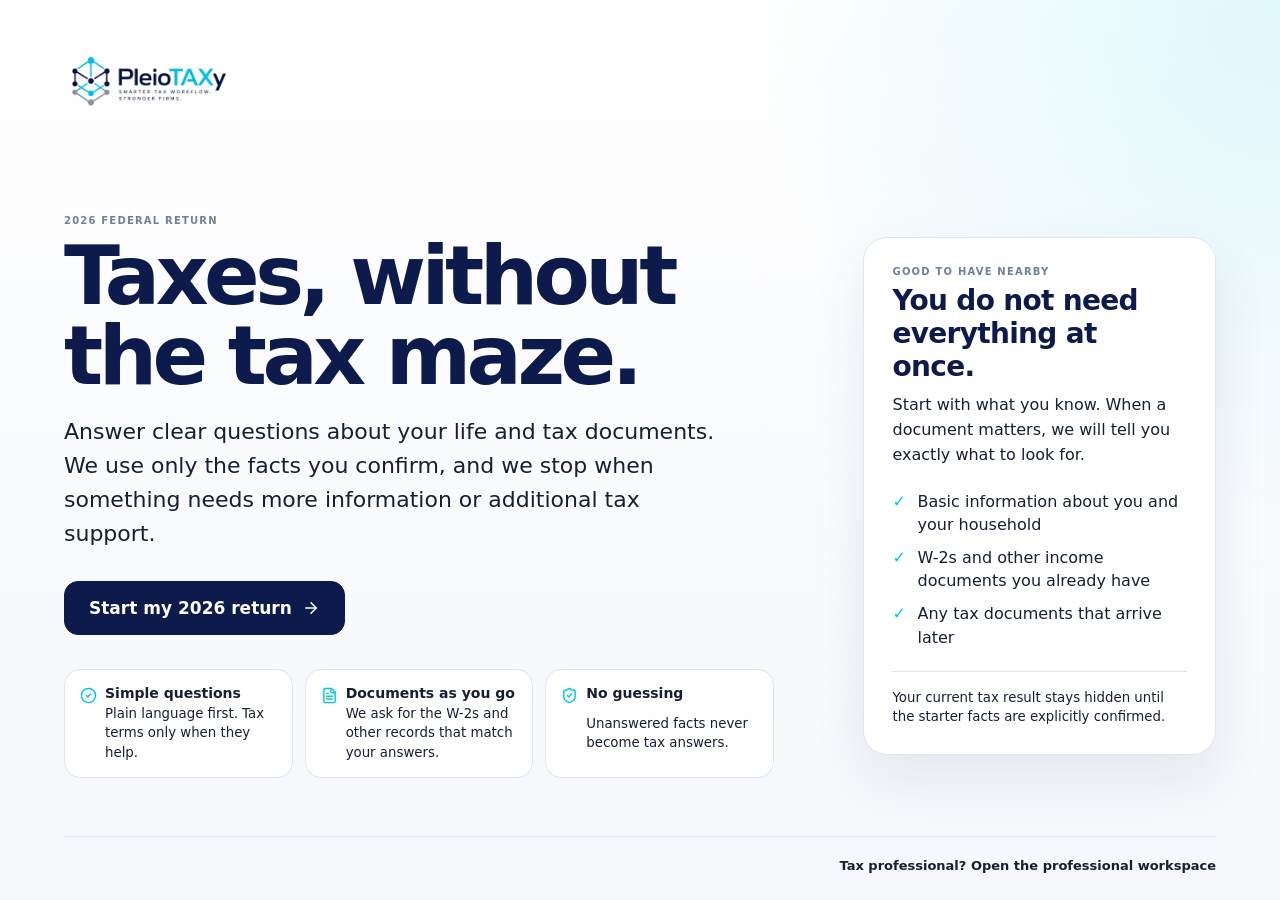
<file: index.html>
<!doctype html>
<html lang="en">
  <head>
    <meta charset="UTF-8" />
    <meta name="viewport" content="width=device-width, initial-scale=1.0, viewport-fit=cover" />
    <meta name="theme-color" content="#0D1B4C" />
    <meta name="description" content="PleioTAXy professional tax software for modern tax firms." />

    <link rel="canonical" href="https://pleiotaxy.com/" />
    <link rel="icon" type="image/png" href="./brand-icon-tight.png" />
    <link rel="icon" type="image/svg+xml" href="./brand-icon.svg" />
    <link rel="apple-touch-icon" sizes="180x180" href="./apple-touch-icon.png" />

    <meta property="og:type" content="website" />
    <meta property="og:site_name" content="PleioTAXy" />
    <meta property="og:title" content="PleioTAXy — Professional Tax Software" />
    <meta property="og:description" content="Professional tax software for modern tax firms — prepare, review, operate, and grow in one system." />
    <meta property="og:url" content="https://pleiotaxy.com/" />
    <meta property="og:image" content="https://pleiotaxy.com/social%20share/Pleiotaxy%20social%20share%203.png" />
    <meta property="og:image:secure_url" content="https://pleiotaxy.com/social%20share/Pleiotaxy%20social%20share%203.png" />
    <meta property="og:image:type" content="image/png" />
    <meta property="og:image:width" content="1200" />
    <meta property="og:image:height" content="630" />
    <meta property="og:image:alt" content="PleioTAXy professional tax platform" />

    <meta name="twitter:card" content="summary_large_image" />
    <meta name="twitter:title" content="PleioTAXy — Professional Tax Software" />
    <meta name="twitter:description" content="Professional tax software for modern tax firms — prepare, review, operate, and grow in one system." />
    <meta name="twitter:image" content="https://pleiotaxy.com/social%20share/Pleiotaxy%20social%20share%203.png" />
    <meta name="twitter:image:alt" content="PleioTAXy professional tax platform" />

    <title>PleioTAXy — Professional Tax Software</title>
    <script type="module" crossorigin src="./assets/index-B8t_Lj0_.js"></script>
    <link rel="stylesheet" crossorigin href="./assets/index-ByRGy0_h.css">
  </head>
  <body>
    <div id="root"></div>
  </body>
</html>
</file>
<file: assets/index-ByRGy0_h.css>
:root{color:#10234f;font-synthesis:none;text-rendering:optimizelegibility;--navy:#0d1b4c;--indigo:#15336f;--cyan:#00c6e6;--cyan-soft:#e9fbff;--slate:#67738a;--line:#dfe6ef;--panel:#fff;--bg:#f5f8fc;--red:#c43a45;--red-soft:#fff1f2;--amber:#b57216;--amber-soft:#fff8e8;--green:#18775a;--green-soft:#eaf8f2;background:#f5f8fc;font-family:Inter,ui-sans-serif,system-ui,-apple-system,BlinkMacSystemFont,Segoe UI,sans-serif}*{box-sizing:border-box}body{background:var(--bg);min-width:1180px;min-height:100vh;margin:0}button,input{font:inherit}button{cursor:pointer}button:disabled{cursor:not-allowed;opacity:.5}.app-shell{grid-template-columns:230px 1fr;min-height:100vh;display:grid}.sidebar{background:var(--navy);color:#fff;flex-direction:column;width:230px;padding:26px 18px;display:flex;position:fixed;inset:0 auto 0 0}.brand{align-items:center;gap:11px;padding:0 8px 28px;display:flex}.brand-mark{width:34px;height:34px;color:var(--navy);background:linear-gradient(135deg, #c6f9ff, var(--cyan));border-radius:10px;place-items:center;font-weight:800;display:grid}.brand-name{letter-spacing:-.03em;font-size:20px;font-weight:800}.brand-name span{color:var(--cyan)}nav{gap:6px;display:grid}.nav-item{color:#c8d2ea;text-align:left;background:0 0;border:0;border-radius:9px;align-items:center;gap:11px;padding:11px 12px;display:flex}.nav-item.active{color:#fff;background:#173068}.nav-item.muted{opacity:.55}.sidebar-note{background:#ffffff0d;border:1px solid #ffffff1f;border-radius:12px;margin-top:auto;padding:16px}.sidebar-note p{color:#aebbd6;margin:7px 0 0;font-size:12px;line-height:1.5}.main{grid-column:2;min-width:0}.prototype-banner{color:#6b4b08;background:#fff6dc;border-bottom:1px solid #f0dfad;align-items:center;gap:8px;min-height:38px;padding:8px 30px;font-size:12px;display:flex}.topbar{border-bottom:1px solid var(--line);z-index:10;background:#fff;justify-content:space-between;align-items:center;height:64px;padding:0 30px;display:flex;position:sticky;top:0}.search{color:#8a95a9;background:#f7f9fc;border:1px solid #e4eaf2;border-radius:9px;align-items:center;gap:9px;width:360px;padding:9px 13px;font-size:13px;display:flex}.top-actions{color:#68748a;align-items:center;gap:10px;font-size:12px;display:flex}.status-dot{background:var(--cyan);border-radius:50%;width:8px;height:8px}.avatar{background:var(--navy);color:#fff;border-radius:50%;place-items:center;width:32px;height:32px;margin-left:10px;font-size:11px;font-weight:700;display:grid}.page{padding:34px 36px 54px}.page-heading,.return-header{justify-content:space-between;align-items:flex-end;gap:24px;margin-bottom:28px;display:flex}h1{letter-spacing:-.035em;color:var(--navy);margin:5px 0 8px;font-size:34px;line-height:1.05}h2{color:var(--navy);letter-spacing:-.025em;margin:5px 0 8px}h3{color:var(--navy);margin:4px 0}p{color:var(--slate);line-height:1.55}.page-heading p,.return-header p{margin:0;font-size:14px}.eyebrow{color:#70809c;text-transform:uppercase;letter-spacing:.12em;font-size:10px;font-weight:800;display:block}.primary,.secondary{border-radius:9px;justify-content:center;align-items:center;gap:8px;min-height:40px;padding:0 15px;font-size:13px;font-weight:700;display:inline-flex}.primary{color:#fff;border:1px solid var(--navy);background:var(--navy)}.primary:hover:not(:disabled){background:#173375}.secondary{color:var(--navy);background:#fff;border:1px solid #ccd6e4}.full{width:100%;margin-top:15px}.text-button{color:#176c98;background:0 0;border:0;padding:0;font-size:12px;font-weight:800}.stat-grid{grid-template-columns:repeat(4,1fr);gap:14px;margin-bottom:18px;display:grid}.stat-card,.panel,.form-card,.summary-card,.diagnostic-card{border:1px solid var(--line);background:#fff;border-radius:13px;box-shadow:0 8px 28px #1f32580a}.stat-card{gap:5px;padding:19px;display:grid}.stat-card span{color:#69758b;font-size:12px;font-weight:700}.stat-card strong{color:var(--navy);font-size:29px}.stat-card small{color:#9aa4b5}.content-grid{grid-template-columns:minmax(650px,1.7fr) minmax(320px,.8fr);gap:18px;display:grid}.panel{padding:22px}.panel-heading{justify-content:space-between;align-items:center;margin-bottom:12px;display:flex}.panel-heading.compact{margin-bottom:6px}.return-row{width:100%;color:inherit;text-align:left;background:0 0;border:0;border-top:1px solid #edf0f5;grid-template-columns:42px 1fr auto 100px 18px;align-items:center;gap:13px;padding:15px 3px;display:grid}.return-row:hover:not(.static){background:#f9fbfd}.return-row div:nth-child(2){gap:3px;display:grid}.return-row div:nth-child(2) span{color:#8792a6;font-size:11px}.client-icon{background:var(--cyan-soft);color:#087a91;border-radius:10px;place-items:center;width:37px;height:37px;display:grid}.pill{color:#53617a;white-space:nowrap;background:#eef2f8;border-radius:999px;align-items:center;padding:6px 9px;font-size:10px;font-weight:800;display:inline-flex}.pill.warning{background:var(--amber-soft);color:var(--amber)}.pill.success{background:var(--green-soft);color:var(--green)}.amount{text-align:right;font-weight:800}.amount span{color:#9aa4b5;margin-top:2px;font-size:10px;font-weight:600;display:block}.insight-panel{color:#fff;background:linear-gradient(155deg,#0d1b4c,#15336f)}.insight-panel h2{color:#fff;font-size:25px}.insight-panel p{color:#b7c6e0;font-size:13px}.insight{border-top:1px solid #ffffff1f;align-items:center;gap:12px;padding:14px 0;display:flex}.insight div{gap:3px;display:grid}.insight span{color:#a9b8d2;font-size:11px}.header-actions{align-items:center;gap:9px;display:flex}.workspace{grid-template-columns:190px minmax(500px,1fr) 345px;align-items:start;gap:18px;display:grid}.section-nav{border:1px solid var(--line);background:#fff;border-radius:12px;padding:13px 9px;position:sticky;top:118px}.section-title{text-transform:uppercase;letter-spacing:.12em;color:#8994a7;padding:8px 10px;font-size:10px;font-weight:800;display:block}.section-link{color:#5f6c82;text-align:left;background:0 0;border:0;border-radius:8px;justify-content:space-between;align-items:center;width:100%;padding:10px;font-size:12px;display:flex}.section-link.active{background:var(--cyan-soft);color:#075a6a;font-weight:800}.editor-column{min-width:0}.editor-heading{color:#0f8fa9;background:linear-gradient(145deg,#f8fdff,#edf9fc);border:1px solid #d8eef2;border-radius:13px;justify-content:space-between;align-items:flex-start;margin-bottom:14px;padding:22px;display:flex}.editor-heading h2{margin-bottom:4px;font-size:24px}.editor-heading p{max-width:580px;margin:0;font-size:12px}.form-card{padding:0;overflow:hidden}.form-card-heading{border-bottom:1px solid var(--line);justify-content:space-between;align-items:center;padding:17px 19px;display:flex}.form-card-heading>div{gap:3px;display:grid}.form-card-heading span{color:#909aac;font-size:10px}.source-badge{border:1px solid #d9e1eb;border-radius:7px;padding:5px 7px}.form-grid{grid-template-columns:1fr 1fr;gap:16px;padding:20px;display:grid}label{color:#66748a;gap:7px;font-size:11px;font-weight:700;display:grid}input{color:var(--navy);background:#fff;border:1px solid #cfd8e5;border-radius:8px;outline:0;padding:11px 12px;font-size:13px}input:focus{border-color:#4facc0;box-shadow:0 0 0 3px #e8f8fb}input.field-error{background:snow;border-color:#d15d67}.prototype-callout{color:#52657f;background:#fbfcfe;border:1px solid #d8e1ed;border-radius:11px;gap:11px;margin-top:14px;padding:14px;display:flex}.prototype-callout div{gap:4px;display:grid}.prototype-callout span{font-size:11px;line-height:1.5}.right-rail{gap:14px;display:grid;position:sticky;top:118px}.summary-card,.diagnostic-card{padding:18px}.summary-hero{border-bottom:1px solid var(--line);gap:3px;padding:18px 0 16px;display:grid}.summary-hero span{color:#738097;font-size:11px}.summary-hero strong{color:var(--navy);font-size:32px}.summary-line{border-bottom:1px solid #eff2f6;justify-content:space-between;gap:12px;padding:10px 0;font-size:11px;display:flex}.summary-line span{color:#758197}.trace{background:#f7fafd;border-radius:9px;margin-top:12px;padding:8px 10px}.trace-node{border-bottom:1px solid #e8edf3;justify-content:space-between;gap:12px;padding:8px 0;display:flex}.trace-node:last-child{border-bottom:0}.trace-node div{gap:2px;display:grid}.trace-node strong{font-size:10px}.trace-node span{color:#9aa5b8;font-family:ui-monospace,SFMono-Regular,Menlo,monospace;font-size:8px}.trace-node b{font-size:10px}.diagnostic{border-radius:9px;align-items:flex-start;gap:10px;margin-top:9px;padding:12px;display:flex}.diagnostic.error{background:var(--red-soft);color:var(--red)}.diagnostic.warning{background:var(--amber-soft);color:var(--amber)}.diagnostic.info{color:#286493;background:#edf6ff}.diagnostic div{flex:1}.diagnostic strong{font-size:11px}.diagnostic p{color:inherit;opacity:.8;margin:4px 0 6px;font-size:10px;line-height:1.45}.review-grid{grid-template-columns:1fr 1fr;gap:18px;display:grid}.review-summary{grid-template-columns:repeat(3,1fr);gap:10px;margin:18px 0;display:grid}.review-summary div{border:1px solid var(--line);border-radius:10px;gap:5px;padding:14px;display:grid}.review-summary span{color:#8a95a7;font-size:10px}.review-summary strong{color:var(--navy)}.change-card{border-left:3px solid var(--cyan);background:#f7fafc;border-radius:10px;padding:15px}.change-card p{margin:5px 0 0;font-size:11px}@media (width<=1250px){body{min-width:1050px}.workspace{grid-template-columns:170px minmax(420px,1fr) 310px}.content-grid{grid-template-columns:1fr}}.page{max-width:1500px}.operations-heading{align-items:flex-end;margin-bottom:18px}.operations-heading h1{margin-bottom:6px;font-size:32px}.operations-heading p{max-width:720px}.compact-action{min-height:38px}.ops-kpi-strip{border:1px solid var(--line);background:#fff;border-radius:11px;grid-template-columns:repeat(4,minmax(0,1fr));margin-bottom:16px;display:grid;overflow:hidden}.ops-kpi{border-right:1px solid var(--line);grid-template-columns:minmax(0,1fr) auto;gap:2px 10px;min-width:0;padding:13px 15px;display:grid}.ops-kpi:last-child{border-right:0}.ops-kpi span{color:#66748a;font-size:11px;font-weight:750}.ops-kpi strong{color:var(--navy);letter-spacing:-.035em;grid-area:1/2/3;align-self:center;font-size:23px}.ops-kpi small{color:#98a2b3;font-size:10px}.dashboard-workspace{grid-template-columns:minmax(0,1.05fr) minmax(0,1fr);gap:16px;display:grid}.priority-panel,.queue-panel{box-shadow:none;padding:18px}.panel-meta{color:#8994a7;font-size:10px;font-weight:750}.priority-list{border-top:1px solid var(--line)}.priority-row{width:100%;color:inherit;text-align:left;background:0 0;border:0;border-bottom:1px solid #edf0f5;grid-template-columns:4px minmax(0,1fr) auto;align-items:stretch;gap:12px;padding:14px 0;display:grid}.priority-row:last-child{border-bottom:0}.priority-row:hover{background:#fbfcfe}.priority-marker{background:var(--red);border-radius:999px;width:3px;min-height:44px}.priority-row.review .priority-marker{background:var(--amber)}.priority-row.readiness .priority-marker{background:#009ab7}.priority-copy{align-content:center;gap:3px;display:grid}.priority-copy small{color:#7b879a;letter-spacing:.08em;text-transform:uppercase;font-size:9px;font-weight:800}.priority-copy strong{color:var(--navy);font-size:14px;line-height:1.25}.priority-copy span{color:var(--slate);font-size:11px;line-height:1.4}.priority-action{color:#176c98;white-space:nowrap;align-self:center;align-items:center;gap:4px;font-size:11px;font-weight:800;display:inline-flex}.row-state{color:#8691a5;font-size:10px;font-weight:700}.operations-note{border-top:1px solid var(--line);border-bottom:1px solid var(--line);color:#66748a;align-items:center;gap:9px;margin-top:14px;padding:11px 13px;font-size:11px;display:flex}.operations-note strong{color:var(--navy)}.operations-note svg:last-child{color:#1783a0;margin-left:auto}html,body,#root{width:100%;min-width:0;overflow-x:hidden}body{min-width:0}img{max-width:100%}.brand-row{justify-content:space-between;align-items:center;gap:10px;padding:0 4px 26px;display:flex}.dark-brand{flex:1;align-items:center;gap:10px;min-width:0;display:flex}.dark-brand-icon{object-fit:contain;flex:none;width:48px;height:48px}.light-brand{align-items:center;gap:8px;min-width:0;display:flex}.light-brand-icon{object-fit:contain;flex:none;width:38px;height:38px;display:block}.light-brand-wordmark{object-fit:contain;object-position:left center;width:169px;max-width:none;height:auto;display:block}.icon-button{color:inherit;background:0 0;border:0;border-radius:8px;place-items:center;padding:7px;display:inline-grid}.icon-button:hover{background:#0d1b4c0f}.mobile-branding,.mobile-bottom-nav{display:none}@media (width<=1180px){.app-shell{grid-template-columns:210px minmax(0,1fr)}.sidebar{width:210px}.dark-brand{gap:7px}.dark-brand-icon{width:40px;height:40px}.dark-brand-name{font-size:24px}.workspace{grid-template-columns:160px minmax(0,1fr)}.right-rail{grid-column:2;grid-template-columns:1fr 1fr;position:static}.content-grid,.dashboard-workspace{grid-template-columns:1fr}}@media (width<=820px){.app-shell{width:100%;min-height:100vh;display:block;overflow-x:clip}.main{width:100%;min-width:0;min-height:100vh;padding-bottom:calc(70px + env(safe-area-inset-bottom));overflow-x:clip}.sidebar{display:none}.topbar{gap:8px;width:100%;height:64px;padding:0 14px}.mobile-branding{flex:auto;align-items:center;min-width:0;display:flex}.light-brand{flex:none;gap:7px}.light-brand-icon{width:32px;height:32px}.light-brand-wordmark{width:150px}.search{flex:none;width:auto;min-width:0;margin-left:auto;padding:8px}.search span,.top-actions>span{display:none}.mobile-bottom-nav{z-index:80;padding:3px 6px calc(4px + env(safe-area-inset-bottom));border-top:1px solid var(--line);-webkit-backdrop-filter:blur(16px);backdrop-filter:blur(16px);background:#fffffffa;grid-template-columns:repeat(5,minmax(0,1fr));display:grid;position:fixed;bottom:0;left:0;right:0;box-shadow:0 -8px 24px #0d1b4c12}.mobile-nav-item{color:#74819a;min-width:0;font:inherit;background:0 0;border:0;flex-direction:column;justify-content:center;align-items:center;gap:3px;padding:8px 2px 7px;font-size:10px;font-weight:750;line-height:1.1;display:flex;position:relative}.mobile-nav-item svg{stroke-width:2.05px}.mobile-nav-item.active{color:var(--navy);background:0 0}.mobile-nav-item.active:before{content:"";background:var(--cyan);border-radius:999px;width:26px;height:3px;position:absolute;top:0;left:50%;transform:translate(-50%)}.mobile-nav-item.active svg{color:#009ab7}.page{width:100%;min-width:0;padding:18px 14px 30px}h1{font-size:30px}h2{font-size:21px}.page-heading,.return-header{flex-direction:column;align-items:flex-start;gap:10px;margin-bottom:16px}.page-heading p,.return-header p{font-size:12px;line-height:1.45}.header-actions{flex-wrap:nowrap;width:100%}.header-actions .primary{flex:auto}.header-actions .secondary{flex:0 auto}.operations-heading .header-actions{margin-top:2px}.operations-heading h1{font-size:30px}.ops-kpi-strip{border-radius:9px;grid-template-columns:1fr 1fr;margin-bottom:12px}.ops-kpi{padding:10px 11px}.ops-kpi:nth-child(2){border-right:0}.ops-kpi:nth-child(-n+2){border-bottom:1px solid var(--line)}.ops-kpi strong{font-size:20px}.dashboard-workspace{display:block}.priority-panel,.queue-panel,.panel{box-shadow:none;border-radius:10px;padding:14px}.queue-panel{margin-top:12px}.panel-heading{margin-bottom:8px}.priority-row{grid-template-columns:3px minmax(0,1fr) 22px;gap:9px;padding:12px 0}.priority-marker{min-height:40px}.priority-action{gap:0;font-size:0}.priority-copy strong{font-size:13px}.priority-copy span{font-size:10.5px}.operations-note{margin-top:12px;padding-inline:4px}.return-row{grid-template-columns:34px minmax(0,1fr) 18px;gap:9px;padding:12px 0}.return-row .pill,.return-row .amount{text-align:left;grid-column:2;justify-self:start}.return-row>svg,.return-row>.row-state{grid-area:1/3;align-self:center}.client-icon{border-radius:8px;width:34px;height:34px}.workspace{display:block}.section-nav{border-radius:9px;margin-bottom:10px;padding:7px;position:static;overflow:hidden}.section-title{padding-bottom:5px}.section-scroll{scrollbar-width:none;gap:5px;padding-bottom:3px;display:flex;overflow-x:auto}.section-scroll::-webkit-scrollbar{display:none}.section-link{border:1px solid var(--line);width:auto;min-width:max-content;padding:8px 10px}.section-link svg{display:none}.editor-heading{border-radius:9px;padding:14px}.editor-heading>svg{display:none}.form-grid{grid-template-columns:1fr;gap:12px;padding:14px}input{min-height:42px;font-size:16px}.right-rail{grid-template-columns:1fr;margin-top:10px;display:grid}.summary-card,.diagnostic-card{padding:14px}.review-grid{grid-template-columns:1fr;gap:12px}.review-summary{border:1px solid var(--line);border-radius:9px;grid-template-columns:repeat(3,minmax(0,1fr));gap:0;margin:12px 0;overflow:hidden}.review-summary div{border:0;border-right:1px solid var(--line);border-radius:0;padding:10px}.review-summary div:last-child{border-right:0}}@media (width<=520px){.topbar{padding-inline:10px}.light-brand-icon{width:29px;height:29px}.light-brand-wordmark{width:130px}.search{display:none}.avatar{width:30px;height:30px;margin-left:4px}.page{padding-inline:12px}.primary,.secondary{min-height:38px;font-size:12px}.mobile-nav-item{font-size:9.25px}.review-summary strong{font-size:13px}.review-summary span{font-size:8px}}:root{--brand-white:#fff}.dark-brand{align-items:center;gap:10px;min-width:0;display:flex}.dark-brand-icon{object-fit:contain;filter:brightness(0)invert();flex:none;width:46px;height:46px}.dark-brand-copy{min-width:0}.dark-brand-name{color:var(--brand-white);letter-spacing:-.045em;white-space:nowrap;font-size:23px;font-weight:800;line-height:1}.dark-brand-name span{color:var(--cyan)}.dark-brand-tagline{color:#ffffffb8;letter-spacing:.13em;text-transform:uppercase;white-space:nowrap;margin-top:6px;font-size:7px;font-weight:700;line-height:1.2}.light-brand-icon{display:none}.architecture-callout{color:#52657f;background:#fbfcfe;border:1px solid #d8e1ed;border-radius:11px;gap:11px;margin-top:14px;padding:14px;display:flex}.architecture-callout div{gap:4px;display:grid}.architecture-callout span{font-size:11px;line-height:1.5}.diagnostic-clear{color:var(--green);background:var(--green-soft);border-radius:9px;align-items:center;gap:8px;margin-top:9px;padding:12px;font-size:11px;font-weight:700;display:flex}@media (width<=720px){.dark-brand-tagline{letter-spacing:.09em;font-size:6px}.dark-brand-name{font-size:21px}.dark-brand-icon{width:42px;height:42px}}.readiness-heading{margin-bottom:16px}.readiness-command{border:1px solid var(--line);background:#fff;border-radius:11px;grid-template-columns:120px minmax(180px,.7fr) minmax(260px,1.3fr);align-items:center;gap:18px;padding:15px 17px;display:grid}.readiness-score{gap:2px;display:grid}.readiness-score strong{color:var(--navy);letter-spacing:-.04em;font-size:27px;line-height:1}.readiness-score span,.readiness-next span{color:#7c879b;text-transform:uppercase;letter-spacing:.07em;font-size:9px;font-weight:800}.readiness-progress{gap:6px;display:grid}.readiness-progress small{color:#7f8a9d;font-size:10px}.progress-track{background:#e7edf5;border-radius:999px;height:6px;overflow:hidden}.progress-track span{background:var(--cyan);border-radius:inherit;height:100%;display:block}.readiness-next{border-left:1px solid var(--line);gap:3px;min-width:0;padding-left:18px;display:grid}.readiness-next strong{color:var(--navy);font-size:13px;line-height:1.3}.readiness-next small{color:#8a95a7;font-size:10px}.readiness-policy-note{color:#66748a;align-items:center;gap:8px;margin:9px 0 22px;font-size:10.5px;line-height:1.45;display:flex}.readiness-policy-note svg{color:#087a91;flex:none}.readiness-policy-note strong{color:var(--navy)}.learning-section{margin-top:21px}.learning-section-heading{justify-content:space-between;align-items:flex-end;gap:16px;margin-bottom:8px;display:flex}.learning-section-heading h2{margin-bottom:0;font-size:20px}.learning-count{color:#7d899f;font-size:10px;font-weight:700}.learning-list{border-top:1px solid var(--line)}.learning-item{border:0;border-bottom:1px solid var(--line);background:0 0;border-radius:0;grid-template-columns:auto minmax(0,1fr) auto;align-items:start;gap:12px;padding:14px 2px;display:grid}.learning-item.complete{border-color:var(--line);background:0 0}.learning-check{color:#63718a;background:#fff;border:1px solid #cfdae8;border-radius:8px;place-items:center;width:34px;height:34px;display:grid}.learning-item.complete .learning-check{background:var(--green);border-color:var(--green);color:#fff}.learning-copy p{margin:5px 0 7px;font-size:11.5px;line-height:1.45}.learning-title-row{flex-wrap:wrap;align-items:center;gap:6px;display:flex}.learning-title-row>strong{color:var(--navy);font-size:13px}.source-pill,.required-pill{text-transform:uppercase;letter-spacing:.05em;border-radius:999px;padding:3px 6px;font-size:8px;font-weight:800}.source-pill{color:#5f6d85;background:#eef2f8}.source-pill.irs{background:var(--cyan-soft);color:#087a91}.required-pill{background:var(--amber-soft);color:var(--amber)}.learning-meta{color:#8591a5;align-items:center;gap:10px;font-size:10px;display:flex}.completion-note{color:var(--green);align-items:center;gap:4px;font-weight:700;display:inline-flex}.ce-note{color:#68758a;background:#f8fafc;border-left:2px solid #d8e0ea;margin-top:7px;padding:7px 9px;font-size:10px;line-height:1.45}.learning-actions{justify-items:end;gap:7px;min-width:105px;display:grid}.learning-link{white-space:nowrap;min-height:34px;text-decoration:none}@media (width<=760px){.readiness-command{border-radius:9px;grid-template-columns:80px minmax(0,1fr);gap:12px;padding:13px}.readiness-score strong{font-size:23px}.readiness-next{border-left:0;border-top:1px solid var(--line);grid-column:1/-1;padding:10px 0 0}.readiness-policy-note{align-items:flex-start;margin-bottom:17px}.learning-section{margin-top:17px}.learning-item{grid-template-columns:34px minmax(0,1fr);gap:9px;padding:12px 0}.learning-actions{grid-column:2;grid-auto-flow:column;justify-content:start;place-items:center start;min-width:0}.learning-copy p{font-size:11px}}@media (width<=520px){.learning-actions{grid-auto-flow:row}.learning-link{width:auto}.learning-section-heading{align-items:flex-start}}select{width:100%;min-height:41px;color:var(--navy);background:#fff;border:1px solid #ccd6e4;border-radius:8px;padding:9px 10px}.return-active-surface .return-page .return-header{justify-content:flex-end;margin-bottom:12px}.return-active-surface .return-page .return-header>div:first-child{display:none}.return-active-surface .editor-heading{border:0;border-bottom:1px solid var(--line);color:#0b8198;background:0 0;border-radius:0;margin-bottom:14px;padding:0 0 14px}.return-active-surface .editor-heading h2{margin-top:4px}.return-active-surface .form-card{box-shadow:none;border-radius:10px}.return-active-surface .architecture-callout{box-shadow:none}.w2-tabs{justify-content:space-between;align-items:center;gap:12px;margin-bottom:12px;display:flex}.w2-tab-list{gap:8px;min-width:0;display:flex;overflow-x:auto}.w2-tab{border:1px solid var(--line);text-align:left;min-width:150px;color:var(--navy);background:#fff;border-radius:9px;padding:10px 12px;font-weight:800}.w2-tab span{color:#8692a7;white-space:nowrap;text-overflow:ellipsis;margin-top:3px;font-size:10px;font-weight:600;display:block;overflow:hidden}.w2-tab.active{box-shadow:inset 0 -2px 0 var(--cyan);border-color:#65c9da}.inline-actions{align-items:center;gap:8px;display:flex}.icon-button.danger{color:var(--red)}.empty-state{text-align:center;color:#8b96aa;padding:28px}.dependent-row{border-top:1px solid var(--line);grid-template-columns:1.2fr 1fr 1fr auto;align-items:center;gap:10px;padding:13px 16px;display:grid}.dependent-row input{width:100%}.review-overview{grid-template-columns:repeat(2,minmax(0,1fr));padding:8px 18px;display:grid}.review-overview>div{border-bottom:1px solid var(--line);gap:5px;padding:15px 4px;display:grid}.review-overview span{color:var(--slate);font-size:11px}.review-overview strong{color:var(--navy)}@media (width<=820px){.return-active-surface .return-page .return-header{margin-bottom:10px}.return-active-surface .return-page .return-header .header-actions{grid-template-columns:auto 1fr;width:100%;display:grid}.return-active-surface .return-page .return-header .primary{width:100%}.return-active-surface .editor-heading{margin-bottom:12px;padding-bottom:11px}.return-active-surface .editor-heading h2{font-size:21px}.return-active-surface .editor-heading p{font-size:11px;line-height:1.45}.w2-tabs{flex-direction:column;align-items:stretch}.w2-tab-list,.w2-tabs>.secondary{width:100%}.dependent-row{grid-template-columns:1fr}.dependent-row .icon-button{justify-self:end}}@media (width<=520px){.review-overview{grid-template-columns:1fr}.w2-tab{min-width:128px}.return-active-surface .return-page{padding-top:14px}}.return-access-shell{width:100%}.return-context-bar{border-bottom:1px solid var(--line);justify-content:space-between;align-items:flex-end;gap:18px;margin:18px 24px 0;padding:14px 0 13px;display:flex}.return-context-identity strong{color:var(--navy);letter-spacing:-.02em;margin-top:2px;font-size:22px;line-height:1.1;display:block}.return-context-identity small{color:#7d899e;margin-top:4px;font-size:11px;display:block}.return-context-decision{align-items:center;gap:12px;min-width:0;display:flex}.return-context-decision>div{gap:2px;min-width:0;display:grid}.return-context-decision small{color:#8a95a8;text-transform:uppercase;letter-spacing:.06em;font-size:9px;font-weight:800}.return-context-decision strong{color:var(--navy);white-space:nowrap;text-overflow:ellipsis;font-size:12px;overflow:hidden}.return-control-panel{border-top:1px solid var(--line);border-bottom:1px solid var(--line);background:#fff;margin:10px 24px 0}.return-control-heading{border-bottom:1px solid var(--line);justify-content:space-between;align-items:center;gap:14px;min-height:56px;padding:10px 0;display:flex}.return-control-heading>div{min-width:0}.return-control-heading strong{color:var(--navy);margin-top:3px;font-size:14px;line-height:1.25;display:block}.return-control-heading small{color:#8793a8;margin-top:3px;font-size:9px;display:block}.control-state{letter-spacing:.06em;text-transform:uppercase;border-radius:999px;flex:none;padding:6px 9px;font-size:9px;font-weight:850}.control-state.blocked{color:#a62f39;background:var(--red-soft)}.control-state.review{color:#8b5a0e;background:var(--amber-soft)}.control-state.clear{color:var(--green);background:var(--green-soft)}.return-control-rows{grid-template-columns:repeat(2,minmax(0,1fr));display:grid}.return-control-row{grid-template-columns:28px minmax(0,1fr) auto;align-items:center;gap:8px;min-width:0;padding:10px 0;display:grid}.return-control-row+.return-control-row{border-left:1px solid var(--line);margin-left:14px;padding-left:14px}.return-control-row>span:not(.control-icon){color:#7b879b;letter-spacing:.05em;text-transform:uppercase;font-size:9px;font-weight:800}.return-control-row strong{color:var(--navy);text-align:right;font-size:11px;line-height:1.3}.control-icon{color:#0b8198;place-items:center;width:28px;height:28px;display:grid}.access-reasons{border-top:1px solid var(--line);border-bottom:1px solid var(--line);background:#fff;margin:8px 24px 0;overflow:hidden}.access-reasons summary{cursor:pointer;color:var(--navy);align-items:center;gap:8px;padding:10px 0;font-size:11px;font-weight:800;list-style:none;display:flex}.access-reasons summary::-webkit-details-marker{display:none}.access-reasons summary span{min-width:22px;height:22px;color:var(--slate);background:#eef3f8;border-radius:999px;place-items:center;margin-left:auto;font-size:9px;display:grid}.access-reason-list{border-top:1px solid var(--line)}.access-reason{border-top:1px solid var(--line);gap:4px;padding:11px 0 11px 10px;display:grid}.access-reason:first-child{border-top:0}.access-reason strong{color:var(--navy);font-size:11px;line-height:1.4;display:block}.access-reason code{color:#8a95a8;margin-top:3px;font-size:8px;display:block}.access-reason p{color:var(--slate);margin:0;font-size:10px;line-height:1.45}.access-reason.block{border-left:3px solid var(--red)}.access-reason.review{border-left:3px solid var(--amber)}.access-reason.info{border-left:3px solid var(--cyan)}.return-map-shell{margin:18px 24px 0}.return-map-heading{justify-content:space-between;align-items:flex-end;gap:16px;padding-bottom:9px;display:flex}.return-map-heading strong{color:var(--navy);margin-top:3px;font-size:15px;display:block}.return-map-heading>small{color:#8a95a8;text-align:right;max-width:470px;font-size:9px;line-height:1.45}.return-map-list{border-top:1px solid var(--line);border-bottom:1px solid var(--line)}.return-map-row{width:100%;min-width:0;color:inherit;text-align:left;background:0 0;border:0;border-bottom:1px solid #edf1f5;grid-template-columns:34px minmax(175px,1.5fr) minmax(92px,.7fr) minmax(120px,.9fr) auto 18px;align-items:center;gap:12px;padding:12px 4px;display:grid}.return-map-row:last-child{border-bottom:0}.return-map-row:hover{background:#f8fbfd}.return-map-row.active{box-shadow:inset 3px 0 0 var(--cyan);background:#f5fbfd}.return-map-icon{color:#66758c;place-items:center;width:30px;height:30px;display:grid}.return-map-row.active .return-map-icon{color:#0789a2}.return-map-copy,.return-map-records,.return-map-metric{gap:2px;min-width:0;display:grid}.return-map-copy strong{color:var(--navy);font-size:12px}.return-map-copy small,.return-map-records small,.return-map-metric small{color:#8d98aa;font-size:8.5px;line-height:1.35}.return-map-records strong,.return-map-metric strong{color:var(--navy);text-overflow:ellipsis;white-space:nowrap;font-size:11px;overflow:hidden}.return-map-state{letter-spacing:.04em;text-transform:uppercase;white-space:nowrap;border-radius:999px;justify-content:center;align-items:center;gap:6px;padding:6px 8px;font-size:8px;font-weight:850;display:inline-flex}.return-map-state b{background:#ffffffb8;border-radius:999px;place-items:center;min-width:17px;height:17px;font-size:8px;display:grid}.return-map-state.state-blocked{color:#a62f39;background:var(--red-soft)}.return-map-state.state-review{color:#8b5a0e;background:var(--amber-soft)}.return-map-state.state-clear{color:var(--green);background:var(--green-soft)}.return-map-row>svg{color:#9aa5b7}.return-active-context{border-bottom:1px solid var(--line);justify-content:space-between;align-items:flex-end;gap:16px;margin:18px 24px 0;padding:0 0 10px;display:flex}.return-active-context>div:first-child strong,.return-active-context>div:first-child small{display:block}.return-active-context>div:first-child strong{color:var(--navy);margin-top:3px;font-size:18px}.return-active-context>div:first-child small{color:#8793a8;margin-top:2px;font-size:9px}.return-active-signals{flex-wrap:wrap;justify-content:flex-end;align-items:center;gap:6px;display:flex}.return-active-signals span{border:1px solid var(--line);color:#637189;white-space:nowrap;background:#fff;border-radius:999px;padding:5px 8px;font-size:8.5px;font-weight:750}.return-active-surface{margin-top:0}.return-surface-stack{gap:0;display:grid}.return-surface-stack>*+*{border-top:1px solid var(--line)}@media (width<=900px){.return-map-row{grid-template-columns:32px minmax(150px,1.5fr) minmax(80px,.7fr) minmax(105px,.9fr) auto 16px;gap:9px}.return-map-heading>small{max-width:340px}}@media (width<=760px){.return-context-bar{align-items:flex-start;margin:12px 14px 0;padding:8px 0 11px}.return-context-identity strong{font-size:18px}.return-context-identity small{font-size:10px}.return-context-decision{align-items:flex-start}.return-context-decision>div{display:none}.return-control-panel{margin:6px 14px 0}.return-control-heading{min-height:48px;padding:8px 0}.return-control-heading strong{font-size:12px}.return-control-heading small{font-size:8px}.return-control-rows{grid-template-columns:1fr 1fr}.return-control-row{grid-template-columns:22px minmax(0,1fr);gap:6px;padding:8px 0}.return-control-row+.return-control-row{margin-left:10px;padding-left:10px}.return-control-row>span:not(.control-icon){font-size:7px}.return-control-row strong{text-align:left;grid-column:2;font-size:10px}.control-icon{grid-row:1/3;width:22px;height:22px}.access-reasons{margin:6px 14px 0}.return-map-shell{margin:14px 14px 0}.return-map-heading{align-items:flex-start}.return-map-heading strong{font-size:13px}.return-map-heading>small{display:none}.return-map-row{grid-template-columns:29px minmax(0,1fr) auto 14px;gap:8px;padding:11px 0}.return-map-records,.return-map-metric{display:none}.return-map-copy strong{font-size:11px}.return-map-copy small{font-size:8px}.return-map-state{padding:5px 7px;font-size:7px}.return-map-state b{min-width:15px;height:15px;font-size:7px}.return-map-row.active{box-shadow:inset 2px 0 0 var(--cyan);padding-left:5px}.return-active-context{flex-direction:column;align-items:flex-start;gap:8px;margin:14px 14px 0}.return-active-context>div:first-child strong{font-size:16px}.return-active-signals{justify-content:flex-start}.return-active-surface>.page{padding-top:16px}}.federal-calc-panel{border:1px solid var(--line);background:#fff;border-radius:14px;margin:0 22px 18px;padding:18px;box-shadow:0 10px 30px #0d1b4c0d}.federal-calc-heading{justify-content:space-between;align-items:flex-start;gap:16px;margin-bottom:16px;display:flex}.federal-calc-heading h2{color:var(--navy);margin:3px 0 4px;font-size:22px}.federal-calc-heading p{color:var(--slate);max-width:720px;margin:0}.provisional-badge{color:#8b5a00;white-space:nowrap;background:#fff8e8;border:1px solid #f1d8a9;border-radius:999px;align-items:center;gap:6px;padding:7px 10px;font-size:11px;font-weight:800;display:inline-flex}.federal-number-grid{grid-template-columns:repeat(6,minmax(0,1fr));gap:9px;margin-bottom:14px;display:grid}.federal-metric{border:1px solid var(--line);background:#fbfcff;border-radius:10px;gap:6px;padding:12px;display:grid}.federal-metric span{color:var(--slate);font-size:10px;font-weight:700}.federal-metric strong{color:var(--navy);font-size:18px}.federal-metric.emphasis{background:#00c6e612;border-color:#00c6e666}.federal-detail-grid{grid-template-columns:repeat(3,minmax(0,1fr));gap:10px;display:grid}.federal-detail{border:1px solid var(--line);background:#fff;border-radius:10px;overflow:hidden}.federal-detail summary{cursor:pointer;color:var(--navy);align-items:center;gap:8px;padding:11px 12px;font-size:12px;font-weight:800;list-style:none;display:flex}.federal-detail summary::-webkit-details-marker{display:none}.federal-detail summary span{color:var(--slate);margin-left:auto;font-size:10px}.rule-trace-list,.form-map-list,.source-manifest-list{border-top:1px solid var(--line);max-height:330px;overflow:auto}.rule-trace-row,.form-map-row,.source-manifest-row{border-bottom:1px solid var(--line);justify-content:space-between;align-items:flex-start;gap:12px;padding:10px 12px;display:flex}.rule-trace-row:last-child,.form-map-row:last-child,.source-manifest-row:last-child{border-bottom:0}.rule-trace-row>div,.form-map-row>div,.source-manifest-row>div{gap:3px;min-width:0;display:grid}.rule-trace-row strong,.form-map-row strong,.source-manifest-row strong{color:var(--navy);font-size:11px}.rule-trace-row span,.form-map-row span,.source-manifest-row span{color:var(--slate);font-size:10px;line-height:1.35}.rule-trace-row code,.form-map-row code,.source-manifest-row code{color:#637089;overflow-wrap:anywhere;font-size:9px}.rule-trace-row a{color:#007b9b;align-items:center;gap:4px;font-size:9px;font-weight:800;display:inline-flex}.rule-trace-row b,.form-map-row b{color:var(--navy);white-space:nowrap}.source-manifest-row .text-button{white-space:nowrap;align-items:center;gap:4px;display:inline-flex}.mapping-note{color:#7b6a41;background:#fff9eb;margin:0;padding:10px 12px;font-size:10px;line-height:1.4}@media (width<=1180px){.federal-number-grid{grid-template-columns:repeat(3,minmax(0,1fr))}.federal-detail-grid{grid-template-columns:1fr}}@media (width<=820px){.federal-calc-panel{margin:0 16px 14px;padding:14px}.federal-calc-heading{flex-direction:column}.federal-number-grid{grid-template-columns:repeat(2,minmax(0,1fr))}}@media (width<=520px){.federal-calc-panel{margin-inline:12px}.federal-number-grid{grid-template-columns:1fr 1fr}.federal-metric{padding:10px}.federal-metric strong{font-size:16px}}.spouse-facts-panel{border:1px solid var(--line);background:#fff;border-radius:18px;margin:0 24px 18px;padding:22px;box-shadow:0 10px 28px #0d1b4c0d}.spouse-facts-heading{justify-content:space-between;align-items:flex-start;gap:18px;margin-bottom:18px;display:flex}.spouse-facts-heading h2{margin:4px 0 6px}.spouse-facts-heading p{max-width:760px;color:var(--muted);margin:0}.spouse-facts-grid{grid-template-columns:repeat(2,minmax(0,1fr));gap:14px;display:grid}.spouse-facts-grid label{color:var(--navy);gap:7px;font-size:13px;font-weight:700;display:grid}.spouse-tin-field{grid-column:span 2}@media (width<=820px){.spouse-facts-panel{margin:0 16px 16px;padding:18px}.spouse-facts-heading{flex-direction:column}.spouse-facts-grid{grid-template-columns:1fr}.spouse-tin-field{grid-column:auto}}@media (width<=520px){.spouse-facts-panel{border-radius:15px;margin-inline:12px;padding:16px}}.dependent-qualification-panel{background:#fff;border:1px solid #d9e2ef;border-radius:24px;margin:0 24px 24px;padding:24px}.dependent-panel-heading{justify-content:space-between;align-items:flex-start;gap:20px;margin-bottom:18px;display:flex}.dependent-panel-heading h2{margin:3px 0 6px}.dependent-panel-heading p{color:#667085;max-width:760px;margin:0}.dependent-taxpayer-gate{background:#f7fbfd;border:1px solid #dcecf2;border-radius:16px;grid-template-columns:1fr minmax(280px,420px);align-items:center;gap:18px;margin-bottom:18px;padding:16px;display:grid}.dependent-taxpayer-gate div{flex-direction:column;gap:4px;display:flex}.dependent-taxpayer-gate span{color:#667085;font-size:.9rem}.dependent-qualification-list{gap:16px;display:grid}.dependent-qualification-card{border:1px solid #d9e2ef;border-radius:18px;padding:18px}.dependent-card-heading{justify-content:space-between;align-items:center;gap:16px;margin-bottom:16px;display:flex}.dependent-card-heading>div:first-child{flex-direction:column;gap:2px;display:flex}.dependent-card-heading span{color:#718096;font-size:.82rem}.dependent-status{background:#eef2f7;border-radius:999px;align-items:center;gap:6px;padding:7px 10px;font-size:.78rem;font-weight:700;display:inline-flex}.dependent-status.status-qualifying_child_candidate,.dependent-status.status-qualifying_relative_candidate{color:#156b52;background:#eaf8f4}.dependent-status.status-incomplete{color:#9a5a00;background:#fff5e8}.dependent-status.status-not_qualified{color:#9b2c2c;background:#fff0f0}.dependent-fact-grid{grid-template-columns:repeat(2,minmax(0,1fr));gap:12px;display:grid}.dependent-fact-grid.three{grid-template-columns:repeat(3,minmax(0,1fr))}.dependent-check-grid{grid-template-columns:repeat(2,minmax(0,1fr));gap:12px;margin-top:12px;display:grid}.dependent-relative-facts{border-top:1px solid #e6ebf2;margin-top:16px;padding-top:16px}.dependent-relative-facts>div:first-child{justify-content:space-between;gap:12px;margin-bottom:10px;display:flex}.dependent-relative-facts span{color:#667085;font-size:.86rem}.dependent-reasons{color:#805200;background:#fff8ed;border-radius:12px;gap:6px;margin-top:14px;padding:12px;font-size:.86rem;display:grid}.dependent-qualification-panel label{color:#39445b;flex-direction:column;gap:6px;font-size:.82rem;font-weight:700;display:flex}.dependent-qualification-panel input,.dependent-qualification-panel select{color:#111b3f;width:100%;font:inherit;background:#fff;border:1px solid #cfd8e6;border-radius:11px;padding:10px 11px}@media (width<=820px){.dependent-qualification-panel{margin:0 16px 20px;padding:18px}.dependent-taxpayer-gate,.dependent-fact-grid,.dependent-check-grid,.dependent-fact-grid.three{grid-template-columns:1fr}.dependent-card-heading,.dependent-relative-facts>div:first-child{flex-direction:column;align-items:flex-start}}.eitc-panel,.due-diligence-panel{border:1px solid var(--line);background:#fff;border-radius:18px;margin:16px 24px 0;overflow:hidden;box-shadow:0 10px 28px #0d1b4c0d}.eitc-heading,.due-diligence-heading{border-bottom:1px solid var(--line);justify-content:space-between;align-items:flex-start;gap:18px;padding:20px 22px 16px;display:flex}.eitc-heading h2,.due-diligence-heading h2{margin:2px 0 5px}.eitc-heading p,.due-diligence-heading p{color:#6d7890;max-width:760px;margin:0}.eitc-heading>svg,.due-diligence-heading>svg{color:var(--cyan);flex:none}.eitc-claim-row,.due-benefit-row{border-bottom:1px solid var(--line);background:#00c6e609;justify-content:space-between;align-items:center;gap:18px;padding:16px 22px;display:flex}.eitc-claim-row>div,.due-benefit-row{min-width:0}.eitc-claim-row strong,.eitc-claim-row span{display:block}.eitc-claim-row span{color:#6d7890;margin-top:3px}.eitc-claim-row select{width:min(300px,42vw)}.eitc-summary-grid{grid-template-columns:repeat(4,minmax(0,1fr));gap:10px;padding:16px 22px 0;display:grid}.eitc-metric{background:#f6f8fb;border:1px solid #e7ebf1;border-radius:13px;padding:13px 14px}.eitc-metric span,.eitc-metric strong{display:block}.eitc-metric span{color:#6d7890;font-size:12px}.eitc-metric strong{color:var(--navy);margin-top:3px;font-size:18px}.eitc-metric.emphasis{background:#00c6e617;border-color:#00c6e63d}.eitc-fact-grid,.due-diligence-grid{grid-template-columns:repeat(2,minmax(0,1fr));gap:12px;padding:16px 22px;display:grid}.eitc-fact-grid label,.eitc-child-card label,.due-check{color:#53617b;flex-direction:column;gap:6px;font-size:12px;font-weight:700;display:flex}.eitc-child-list{padding:0 22px 18px}.eitc-subheading{justify-content:space-between;gap:12px;margin:4px 0 10px;display:flex}.eitc-subheading span{color:#6d7890;font-size:12px}.eitc-child-card{border-top:1px solid var(--line);grid-template-columns:minmax(0,1fr) minmax(220px,.7fr);align-items:end;gap:14px;padding:13px 0;display:grid}.eitc-child-card>div strong,.eitc-child-card>div span{display:block}.eitc-child-card>div span{color:#6d7890;margin-top:3px;font-size:12px}.eitc-reasons,.due-missing-list{background:#fff8e9;border:1px solid #f1dfb4;border-radius:12px;margin:0 22px 20px;padding:13px 15px}.eitc-reasons span,.due-missing-list span{color:#705b25;font-size:12px;line-height:1.45;display:block}.eitc-reasons span+span,.due-missing-list span+span{margin-top:4px}.due-benefit-row>span{color:#53617b;font-weight:700}.due-benefit-row>div{flex-wrap:wrap;justify-content:flex-end;gap:7px;display:flex}.due-benefit-row strong{color:var(--navy);background:#00c6e61c;border-radius:999px;padding:5px 9px;font-size:11px}.due-check{background:#f8fafc;border:1px solid #e7ebf1;border-radius:12px;padding:12px}.due-check.complete{background:#1e96640f;border-color:#1e966447}.due-complete{color:#1d6f50;background:#1e966412;border-radius:12px;align-items:center;gap:8px;margin:0 22px 20px;padding:12px 14px;font-size:12px;font-weight:700;display:flex}@media (width<=820px){.eitc-panel,.due-diligence-panel{border-radius:16px;margin:14px 16px 0}.eitc-summary-grid{grid-template-columns:repeat(2,minmax(0,1fr))}.eitc-fact-grid,.due-diligence-grid{grid-template-columns:1fr}.eitc-child-card{grid-template-columns:1fr;align-items:stretch}}@media (width<=520px){.eitc-panel,.due-diligence-panel{margin-inline:12px}.eitc-heading,.due-diligence-heading,.eitc-claim-row,.due-benefit-row{padding-inline:16px}.eitc-heading>svg,.due-diligence-heading>svg{display:none}.eitc-claim-row,.due-benefit-row{flex-direction:column;align-items:stretch}.eitc-claim-row select{width:100%}.eitc-summary-grid,.eitc-fact-grid,.due-diligence-grid,.eitc-child-list{padding-inline:16px}.eitc-reasons,.due-missing-list,.due-complete{margin-inline:16px}}.common-income-panel{background:#fff;border:1px solid #dfe5ee;border-radius:18px;margin:0 0 20px;padding:22px}.common-income-heading,.common-income-card-heading,.common-income-group-heading{justify-content:space-between;align-items:center;gap:16px;display:flex}.common-income-heading{margin-bottom:18px}.common-income-heading h2,.common-income-group-heading h3{margin:2px 0 4px}.common-income-heading p{color:#667085;max-width:760px;margin:0}.common-income-group{border-top:1px solid #edf0f5;padding:16px 0}.common-income-group:first-of-type{border-top:0}.common-income-card{background:#fbfcfe;border:1px solid #e5e9f0;border-radius:14px;margin-top:12px;padding:16px}.common-income-grid{grid-template-columns:repeat(4,minmax(0,1fr));gap:12px;margin-top:12px;display:grid}.common-income-grid label{color:#475467;flex-direction:column;gap:6px;font-size:12px;font-weight:700;display:flex}.common-income-grid input,.common-income-grid select{color:#101828;background:#fff;border:1px solid #d0d5dd;border-radius:9px;width:100%;min-height:40px;padding:8px 10px}.secondary.compact{min-height:auto;padding:8px 11px}.common-income-card-heading .icon-button{color:#667085;background:0 0;border:0;border-radius:8px;padding:6px}.common-income-card-heading .icon-button:hover{background:#f2f4f7}@media (width<=820px){.common-income-panel{margin:0 12px 18px;padding:16px}.common-income-heading{align-items:flex-start}.common-income-grid{grid-template-columns:1fr 1fr}.common-income-group-heading{align-items:center}}@media (width<=520px){.common-income-grid{grid-template-columns:1fr}.common-income-heading p{font-size:13px}}.schedule-c-panel{background:#fff;border:1px solid #dfe5ee;border-radius:18px;gap:18px;margin:0 0 20px;padding:22px;display:grid}.schedule-c-heading{justify-content:space-between;align-items:flex-start;gap:24px;display:flex}.schedule-c-heading h2{margin:4px 0 6px}.schedule-c-heading p{max-width:760px;color:var(--muted);margin:0}.schedule-c-heading button{white-space:nowrap;align-items:center;gap:8px;display:inline-flex}.schedule-c-empty{background:#fbfcfe;border:1px solid #e5e9f0;border-radius:14px;align-items:flex-start;gap:14px;padding:16px;display:flex}.schedule-c-empty div{gap:4px;display:grid}.schedule-c-empty span{color:var(--muted);font-size:.9rem}.schedule-c-list{gap:18px;display:grid}.schedule-c-business{background:#fbfcfe;border:1px solid #e5e9f0;border-radius:14px;padding:18px}.schedule-c-business-heading{justify-content:space-between;align-items:center;gap:16px;margin-bottom:18px;display:flex}.schedule-c-business-heading div{gap:4px;display:grid}.schedule-c-business-heading span{color:var(--muted);font-size:.82rem}.schedule-c-grid{grid-template-columns:repeat(2,minmax(0,1fr));gap:16px 20px;display:grid}.schedule-c-grid label,.schedule-c-check-grid label{gap:7px;font-size:.82rem;font-weight:650;display:grid}.schedule-c-subsection{border-top:1px solid var(--line);margin-top:22px;padding-top:18px}.schedule-c-subsection>div:first-child{gap:4px;margin-bottom:14px;display:grid}.schedule-c-subsection small{color:var(--muted);line-height:1.45}.schedule-c-check-grid{grid-template-columns:repeat(3,minmax(0,1fr));gap:14px 18px;margin-top:20px;display:grid}.schedule-c-boundary{border-top:1px solid var(--line);color:var(--muted);align-items:flex-start;gap:9px;margin-top:20px;padding-top:16px;font-size:.85rem;line-height:1.5;display:flex}.schedule-c-boundary svg{flex:none;margin-top:2px}@media (width<=820px){.schedule-c-panel{margin:0 12px 18px;padding:16px}.schedule-c-heading{display:grid}.schedule-c-heading button{justify-content:center;width:100%}.schedule-c-grid,.schedule-c-check-grid{grid-template-columns:1fr}.schedule-c-business{padding:16px}}.review-status-strip{background:#fff;border:1px solid #e5e7eb;border-radius:10px;grid-template-columns:repeat(4,minmax(0,1fr));gap:0;margin-bottom:14px;display:grid;overflow:hidden}.review-status-strip>div{background:#fff;border:0;border-right:1px solid #e5e7eb;border-radius:0;flex-direction:column;gap:2px;min-width:0;padding:11px 13px;display:flex}.review-status-strip>div:last-child{border-right:0}.review-status-strip span,.review-finding-meta,.review-empty p,.review-resolution span{color:#667085;font-size:11px}.review-status-strip strong{color:#0d1b4c;font-size:17px}.review-decision-banner{background:#fff;border:1px solid #dfe4ec;border-left-width:4px;border-radius:10px;grid-template-columns:minmax(0,1.4fr) minmax(260px,.8fr);align-items:center;gap:18px;margin-bottom:14px;padding:16px 18px;display:grid}.review-decision-banner.decision-resolve_diagnostics,.review-decision-banner.decision-resolve_escalation{border-left-color:#d92d20}.review-decision-banner.decision-verify_corrections{border-left-color:#f79009}.review-decision-banner.decision-disposition_findings{border-left-color:#6172f3}.review-decision-banner.decision-approve{border-left-color:#12b76a}.review-decision-primary{align-items:flex-start;gap:12px;min-width:0;display:flex}.review-decision-primary>div{gap:3px;min-width:0;display:grid}.review-decision-primary>div>strong{color:#0d1b4c;font-size:18px;line-height:1.2}.review-decision-primary p{color:#667085;max-width:760px;margin:0;font-size:11px;line-height:1.5}.review-decision-icon{color:#0d1b4c;background:#f2f4f7;border-radius:9px;flex:none;place-items:center;width:36px;height:36px;display:grid}.decision-resolve_diagnostics .review-decision-icon,.decision-resolve_escalation .review-decision-icon{color:#b42318;background:#fff1f0}.decision-verify_corrections .review-decision-icon{color:#b54708;background:#fffaeb}.decision-disposition_findings .review-decision-icon{color:#444ce7;background:#f4f3ff}.decision-approve .review-decision-icon{color:#027a48;background:#ecfdf3}.review-decision-signals{flex-wrap:wrap;justify-content:flex-end;gap:7px;display:flex}.review-decision-signals span{color:#667085;background:#fcfcfd;border:1px solid #e5e7eb;border-radius:999px;align-items:center;gap:4px;min-height:30px;padding:6px 9px;font-size:10px;line-height:1.2;display:inline-flex}.review-decision-signals b{color:#0d1b4c}.review-create-finding{border-top:1px solid #e5e7eb;gap:10px;margin-top:16px;padding-top:15px;display:grid}.review-create-finding label,.review-finding-card label{color:#344054;gap:6px;font-size:11px;font-weight:700;display:grid}.review-create-finding input,.review-create-finding select,.review-create-finding textarea,.review-finding-card input,.review-finding-card select,.review-finding-card textarea{box-sizing:border-box;width:100%;font:inherit;color:#101828;background:#fff;border:1px solid #d0d5dd;border-radius:8px;padding:9px 10px}.review-form-grid,.review-disposition-grid{grid-template-columns:repeat(2,minmax(0,1fr));gap:9px;display:grid}.review-fact-picker{border:0;gap:8px;min-width:0;margin:2px 0 0;padding:0;display:grid}.review-fact-picker legend{color:#344054;justify-content:space-between;gap:10px;width:100%;padding:0;font-size:11px;font-weight:800;display:flex}.review-fact-picker legend span{color:#667085;font-weight:600}.review-fact-picker>p{color:#667085;margin:0;font-size:10.5px;line-height:1.45}.review-fact-groups{border:1px solid #e5e7eb;border-radius:9px;gap:8px;display:grid;overflow:hidden}.review-fact-group{background:#fff;gap:0;display:grid}.review-fact-group+.review-fact-group{border-top:1px solid #e5e7eb}.review-fact-group>strong{color:#667085;letter-spacing:.08em;text-transform:uppercase;padding:8px 10px 6px;font-size:9px}.review-fact-option{cursor:pointer;border-top:1px solid #f2f4f7;grid-template-columns:16px minmax(0,1fr);align-items:start;padding:9px 10px;gap:9px!important}.review-fact-option:hover,.review-fact-option.selected{background:#f8fbfc}.review-fact-option input{accent-color:#00a9c6;width:15px;height:15px;min-height:0;margin:1px 0 0;padding:0}.review-fact-option>span{gap:2px;min-width:0;display:grid}.review-fact-option b{color:#101828;font-size:11px;font-weight:700}.review-fact-option small{color:#667085;font-size:10px;font-weight:500;line-height:1.35}.review-finding-source-actions{flex-wrap:wrap;gap:7px;padding-top:2px;display:flex}.review-finding-source-actions .secondary{align-items:center;gap:6px;display:inline-flex}.review-correction-focus{outline-offset:3px;transition:outline-color .2s,box-shadow .2s;box-shadow:0 0 0 6px #00a9c612;outline:3px solid #00a9c63d!important}.review-version-panel,.review-findings-panel{margin-top:14px}.review-version-list,.review-findings-list{gap:9px;display:grid}.review-version-row{background:#fcfcfd;border:1px solid #e5e7eb;border-radius:8px;grid-template-columns:minmax(180px,1.3fr) minmax(120px,1fr) 18px minmax(120px,1fr);align-items:center;gap:9px;padding:9px 10px;display:grid}.review-version-row code{color:#344054;overflow-wrap:anywhere;font-size:10px}.review-version-row span{color:#667085;overflow-wrap:anywhere;font-size:11px}.review-version-row strong{color:#0d1b4c;overflow-wrap:anywhere;font-size:11px}.review-empty{border:1px dashed #d0d5dd;border-radius:9px;align-items:flex-start;gap:10px;padding:14px;display:flex}.review-empty p{margin:3px 0 0}.review-finding-card{border:1px solid #e5e7eb;border-left-width:3px;border-radius:9px;gap:10px;padding:12px;display:grid}.review-finding-card.severity-info{border-left-color:#98a2b3}.review-finding-card.severity-correction{border-left-color:#f79009}.review-finding-card.severity-review{border-left-color:#6172f3}.review-finding-card.severity-escalation,.review-finding-card.severity-blocking{border-left-color:#d92d20}.review-finding-heading{justify-content:space-between;align-items:flex-start;gap:10px;display:flex}.review-finding-heading>div{gap:3px;display:grid}.review-finding-heading>div>span{text-transform:capitalize;color:#667085;font-size:11px}.review-finding-heading strong{color:#101828}.review-finding-meta{flex-wrap:wrap;gap:8px;display:flex}.review-resolution{background:#f4fbf7;border-radius:8px;align-items:flex-start;gap:9px;padding:10px;display:flex}.review-resolution>div{gap:3px;display:grid}.review-approval-gate{z-index:3;background:#fff6f5;border:1px solid #fda29b;border-radius:9px;align-items:flex-start;gap:9px;margin-top:14px;padding:11px 13px;display:flex;position:sticky;bottom:18px}.review-approval-gate>div{gap:2px;display:grid}.review-approval-gate strong{color:#b42318}.review-approval-gate span{color:#7a271a;font-size:11px}.federal-metric small{color:#667085;margin-top:4px;font-size:11px;font-weight:500;display:block}@media (width<=820px){.review-status-strip{border-radius:9px;grid-template-columns:repeat(4,minmax(110px,1fr));overflow-x:auto}.review-status-strip>div{padding:9px 10px}.review-decision-banner{grid-template-columns:1fr;gap:12px;padding:14px}.review-decision-signals{justify-content:flex-start}.review-decision-signals span{border-radius:8px}.review-form-grid,.review-disposition-grid{grid-template-columns:1fr}.review-fact-groups{max-height:330px;overflow-y:auto}.review-finding-source-actions{display:grid}.review-finding-source-actions .secondary{justify-content:space-between;width:100%}.review-version-row{grid-template-columns:1fr}.review-version-row svg{transform:rotate(90deg)}.review-finding-heading{align-items:flex-start}.review-approval-gate{bottom:calc(70px + env(safe-area-inset-bottom))}}.review-impact-grid{grid-template-columns:repeat(5,minmax(0,1fr));gap:10px;margin:14px 0;display:grid}.review-impact-card{background:#f8fbfe;border:1px solid #dfe6ef;border-radius:11px;gap:4px;padding:12px;display:grid}.review-impact-card span{color:#66748a;font-size:10px;font-weight:700}.review-impact-card strong{color:#0d1b4c;font-size:17px}.review-impact-card small{color:#8a95a7;font-size:10px}.review-raw-diff{border-top:1px solid #e7ebf1;margin-top:14px;padding-top:12px}.review-raw-diff summary{cursor:pointer;color:#344054;font-size:12px;font-weight:800}.review-raw-diff summary span{color:#667085;font-weight:600}@media (width<=1100px){.review-impact-grid{grid-template-columns:repeat(3,minmax(0,1fr))}}@media (width<=820px){.review-impact-grid{grid-template-columns:repeat(2,minmax(0,1fr))}}.reviewer-qualification-panel{gap:18px;margin:18px 0;display:grid}.reviewer-qualification-heading{align-items:flex-start;margin-bottom:0}.reviewer-qualification-heading p{max-width:760px;margin:5px 0 0;font-size:12px}.reviewer-qualification-heading>svg{color:var(--green)}.reviewer-qualification-blocked{background:linear-gradient(#fff,#fffdf8);border-color:#efd7a7}.reviewer-qualification-blocked .reviewer-qualification-heading>svg{color:var(--amber)}.reviewer-policy-summary{border:1px solid var(--line);border-radius:11px;grid-template-columns:repeat(4,minmax(0,1fr));display:grid;overflow:hidden}.reviewer-policy-summary>div{border-right:1px solid var(--line);gap:4px;min-width:0;padding:13px 15px;display:grid}.reviewer-policy-summary>div:last-child{border-right:0}.reviewer-policy-summary span{color:#8691a5;text-transform:uppercase;letter-spacing:.06em;font-size:10px;font-weight:700}.reviewer-policy-summary strong{color:var(--navy);font-size:13px}.review-history-evidence{background:#f8fafc;border:1px solid #dbe4ef;border-radius:11px;gap:12px;padding:14px;display:grid}.review-history-evidence-heading{color:var(--navy);align-items:flex-start;gap:9px;display:flex}.review-history-evidence-heading>div{gap:3px;display:grid}.review-history-evidence-heading strong{font-size:12px}.review-history-evidence-heading span{color:var(--slate);font-size:10px;line-height:1.45}.review-history-driver-list{gap:7px;display:grid}.review-history-driver{background:#fff;border:1px solid #e3e9f1;border-radius:9px;grid-template-columns:1fr auto;align-items:start;gap:12px;padding:9px 10px;display:grid}.review-history-driver span{color:#536176;font-size:10px;line-height:1.45}.review-history-driver strong{color:var(--navy);font-size:11px}.review-history-category-list{gap:7px;display:grid}.review-history-category{border-top:1px solid #e3e9f1;grid-template-columns:minmax(130px,.35fr) 1fr;gap:12px;padding:7px 1px;display:grid}.review-history-category strong{color:var(--navy);font-size:10px}.review-history-category span{color:#6c778b;font-size:10px;line-height:1.4}.review-history-boundary{color:#6c778b;font-size:9px;line-height:1.45}.reviewer-assignment-state{grid-template-columns:repeat(2,minmax(0,1fr));gap:10px;display:grid}.reviewer-assignment-state>div{border:1px solid var(--line);background:#fbfcfe;border-radius:10px;gap:4px;padding:13px 14px;display:grid}.reviewer-assignment-state span{color:#8691a5;text-transform:uppercase;letter-spacing:.06em;font-size:10px;font-weight:800}.reviewer-assignment-state strong{color:var(--navy);font-size:13px}.reviewer-assignment-state small{color:var(--slate);font-size:10px;line-height:1.4}.reviewer-capability-section{gap:9px;display:grid}.reviewer-capability-section>strong{color:var(--navy);font-size:12px}.reviewer-capability-tags{flex-wrap:wrap;gap:7px;display:flex}.reviewer-capability-tag{color:#425470;background:#f7fafd;border:1px solid #d9e3ef;border-radius:999px;padding:6px 9px;font-size:10px;font-weight:800}.reviewer-recommendation,.reviewer-blocking-callout{border-radius:10px;align-items:flex-start;gap:10px;padding:13px 14px;display:flex}.reviewer-recommendation{background:var(--green-soft);color:var(--green)}.reviewer-blocking-callout{background:var(--amber-soft);color:var(--amber)}.reviewer-recommendation div,.reviewer-blocking-callout div{gap:3px;display:grid}.reviewer-recommendation strong,.reviewer-blocking-callout strong{font-size:12px}.reviewer-recommendation span,.reviewer-blocking-callout span{color:inherit;font-size:11px;line-height:1.45}.reviewer-recommendation small{color:inherit;font-size:10px;font-weight:800}.reviewer-candidate-list{border-top:1px solid var(--line);gap:8px;padding-top:15px;display:grid}.reviewer-candidate-list-heading{color:var(--navy);align-items:center;gap:8px;font-size:12px;display:flex}.reviewer-candidate-row{background:#fbfcfe;border:1px solid #e5eaf1;border-radius:10px;grid-template-columns:minmax(180px,.7fr) auto minmax(240px,1.2fr) auto;align-items:center;gap:12px;padding:11px 12px;display:grid}.reviewer-candidate-row.eligible{background:#fbfefc;border-color:#cfe8df}.reviewer-candidate-row.assigned{box-shadow:inset 0 0 0 1px #9dcfbd}.reviewer-candidate-main{gap:2px;display:grid}.reviewer-candidate-main strong{color:var(--navy);font-size:12px}.reviewer-candidate-main span{color:var(--slate);font-size:10px}.reviewer-candidate-detail{color:#6c778b;flex-wrap:wrap;gap:5px 10px;font-size:10px;display:flex}.reviewer-candidate-detail span{line-height:1.35}.reviewer-assign-button{white-space:nowrap;justify-self:end;align-items:center;gap:6px;display:inline-flex}.reviewer-assignment-audit{gap:14px;margin:18px 0;display:grid}.reviewer-assignment-audit .panel-heading{align-items:flex-start;margin-bottom:0}.reviewer-assignment-audit .panel-heading p{max-width:720px;margin:5px 0 0;font-size:11px}.reviewer-assignment-audit-list{border:1px solid var(--line);border-radius:10px;display:grid;overflow:hidden}.reviewer-assignment-audit-row{border-bottom:1px solid var(--line);background:#fbfcfe;grid-template-columns:minmax(0,1fr) auto;gap:18px;padding:12px 14px;display:grid}.reviewer-assignment-audit-row:last-child{border-bottom:0}.reviewer-assignment-audit-row>div{gap:3px;display:grid}.reviewer-assignment-audit-row>div:last-child{text-align:right}.reviewer-assignment-audit-row strong{color:var(--navy);font-size:12px}.reviewer-assignment-audit-row span,.reviewer-assignment-audit-row small,.reviewer-assignment-audit-row time{color:var(--slate);font-size:10px}.return-activity-panel{gap:14px;margin:18px 0;display:grid}.return-activity-heading{align-items:flex-start;margin-bottom:0}.return-activity-heading p{max-width:760px;margin:5px 0 0;font-size:11px}.return-activity-list{border:1px solid var(--line);border-radius:11px;display:grid;overflow:hidden}.return-activity-row{border-bottom:1px solid var(--line);background:#fbfcfe;grid-template-columns:auto minmax(0,1fr) auto;align-items:start;gap:12px;padding:12px 14px;display:grid}.return-activity-row:last-child{border-bottom:0}.return-activity-row.severity-attention{background:#fffdf7}.return-activity-row.severity-blocking{background:#fff9f7}.return-activity-icon{width:30px;height:30px;color:var(--navy);background:#eef3f8;border-radius:9px;place-items:center;display:grid}.return-activity-row.severity-attention .return-activity-icon{background:var(--amber-soft);color:var(--amber)}.return-activity-row.severity-blocking .return-activity-icon{color:#b24a2f;background:#fff0eb}.return-activity-main{gap:3px;display:grid}.return-activity-main strong{color:var(--navy);font-size:12px}.return-activity-main span{color:#536176;font-size:10px;line-height:1.45}.return-activity-main small,.return-activity-row time{color:var(--slate);font-size:9px}.return-activity-row time{text-align:right;white-space:nowrap}@media (width<=900px){.reviewer-policy-summary{grid-template-columns:1fr 1fr}.reviewer-policy-summary>div:nth-child(2){border-right:0}.reviewer-policy-summary>div:nth-child(-n+2){border-bottom:1px solid var(--line)}.review-history-category{grid-template-columns:1fr;gap:3px}.reviewer-assignment-state{grid-template-columns:1fr}.reviewer-candidate-row{grid-template-columns:1fr auto}.reviewer-candidate-detail{grid-column:1/-1}.reviewer-assign-button{grid-column:1/-1;justify-content:center;justify-self:stretch}.reviewer-assignment-audit-row{grid-template-columns:1fr;gap:6px}.reviewer-assignment-audit-row>div:last-child{text-align:left}.return-activity-row{grid-template-columns:auto 1fr}.return-activity-row time{text-align:left;grid-column:2}}.reviewer-workload-panel{border:1px solid var(--line);background:#fff;border-radius:16px;margin:18px 0;overflow:hidden}.reviewer-workload-heading{border-bottom:1px solid var(--line);justify-content:space-between;align-items:flex-start;gap:18px;padding:18px 20px;display:flex}.reviewer-workload-heading h2{color:var(--navy);margin:3px 0 5px}.reviewer-workload-heading p{max-width:760px;color:var(--slate);margin:0;font-size:12px;line-height:1.45}.reviewer-workload-count{background:var(--cyan-soft);color:#087a91;border-radius:999px;place-items:center;min-width:34px;height:34px;padding:0 10px;font-weight:800;display:grid}.reviewer-workload-list{display:grid}.reviewer-workload-row{width:100%;color:inherit;text-align:left;background:#fff;border:0;border-bottom:1px solid #edf1f5;grid-template-columns:36px minmax(220px,1.5fr) minmax(90px,.45fr) minmax(120px,.6fr) minmax(135px,.75fr) 18px;align-items:center;gap:14px;padding:15px 20px;display:grid}.reviewer-workload-row:last-child{border-bottom:0}.reviewer-workload-row.current{cursor:pointer}.reviewer-workload-row.current:hover{background:#f8fbfd}.reviewer-workload-row.static{padding-right:52px}.reviewer-workload-icon{background:var(--cyan-soft);color:#087a91;border-radius:10px;place-items:center;width:34px;height:34px;display:grid}.reviewer-workload-icon.blocking{background:var(--red-soft);color:var(--red)}.reviewer-workload-main,.reviewer-workload-risk,.reviewer-workload-work,.reviewer-workload-return{gap:3px;min-width:0;display:grid}.reviewer-workload-row small{color:#8590a3;text-transform:uppercase;letter-spacing:.07em;font-size:9px;font-weight:800}.reviewer-workload-main strong,.reviewer-workload-risk strong,.reviewer-workload-work strong,.reviewer-workload-return strong{color:var(--navy);font-size:12px}.reviewer-workload-main span,.reviewer-workload-risk span,.reviewer-workload-work span{color:var(--slate);font-size:10.5px;line-height:1.35}.reviewer-workload-return strong{font-family:ui-monospace,SFMono-Regular,Menlo,monospace;font-size:10.5px}.reviewer-workload-empty{color:var(--green);align-items:flex-start;gap:10px;padding:18px 20px;display:flex}.reviewer-workload-empty div{gap:4px;display:grid}.reviewer-workload-empty span{color:var(--slate);font-size:11px;line-height:1.4}.reviewer-workload-boundary{border-top:1px solid var(--line);color:var(--slate);background:#fbfcfe;padding:11px 20px;font-size:10.5px;line-height:1.4}@media (width<=900px){.reviewer-workload-row{grid-template-columns:34px minmax(0,1fr) minmax(80px,.45fr) 18px}.reviewer-workload-work,.reviewer-workload-return{grid-column:2/4}.reviewer-workload-row.static{padding-right:20px}.reviewer-workload-row.static .reviewer-workload-work,.reviewer-workload-row.static .reviewer-workload-return{grid-column:2/4}}@media (width<=600px){.reviewer-workload-heading{padding:16px}.reviewer-workload-row{grid-template-columns:32px minmax(0,1fr) 18px;gap:10px;padding:14px 16px}.reviewer-workload-risk,.reviewer-workload-work,.reviewer-workload-return{grid-column:2/4}.reviewer-workload-row.static{padding-right:16px}.reviewer-workload-boundary{padding:10px 16px}}.assigned-work-panel{border:1px solid var(--line);background:#fff;border-radius:12px;margin:16px 0;overflow:hidden}.assigned-work-heading{border-bottom:1px solid var(--line);justify-content:space-between;align-items:flex-start;gap:16px;padding:16px 18px 13px;display:flex}.assigned-work-heading h2{margin:4px 0 3px}.assigned-work-heading p{margin:0;font-size:11px}.assigned-count{min-width:28px;height:28px;color:var(--navy);background:#eef5f9;border-radius:999px;place-items:center;padding:0 8px;font-size:11px;font-weight:800;display:grid}.assigned-work-list{display:grid}.assigned-work-row{border:0;border-bottom:1px solid var(--line);text-align:left;width:100%;color:inherit;background:#fff;grid-template-columns:38px minmax(220px,1.5fr) minmax(140px,.7fr) minmax(180px,.9fr) 18px;align-items:center;gap:12px;padding:14px 18px;display:grid}.assigned-work-row:hover{background:#fbfcfe}.assigned-work-icon{color:#0a8097;background:#edf9fc;border-radius:9px;place-items:center;width:34px;height:34px;display:grid}.assigned-work-main{gap:3px;min-width:0;display:grid}.assigned-work-main small{color:#7b8799;letter-spacing:.08em;text-transform:uppercase;font-size:9px;font-weight:850}.assigned-work-main strong{color:var(--navy);font-size:14px}.assigned-work-main>span{color:var(--slate);font-size:10.5px;line-height:1.4}.assigned-work-review,.assigned-work-comp{color:#6f7b8f;align-items:center;gap:7px;font-size:10px;display:flex}.assigned-work-review svg,.assigned-work-comp svg{color:#0b8198;flex:none}.assigned-work-comp b{color:var(--navy);font-weight:800}.compensation-separation-note{color:#6f7a8d;background:#f8fafc;align-items:flex-start;gap:8px;padding:10px 18px;font-size:10px;line-height:1.45;display:flex}.compensation-separation-note svg{color:#7a8799;flex:none;margin-top:1px}.return-ownership-strip{border-top:1px solid var(--line);border-bottom:1px solid var(--line);background:#fff;grid-template-columns:minmax(190px,1.1fr) minmax(130px,.7fr) minmax(130px,.7fr) minmax(180px,1fr);margin:10px 24px 0;display:grid}.ownership-primary,.ownership-cell{border-right:1px solid var(--line);min-width:0;padding:11px 13px}.ownership-cell:last-child{border-right:0}.ownership-primary{grid-template-columns:30px minmax(0,1fr);align-items:center;gap:9px;padding-left:0;display:grid}.ownership-icon{color:#0b8198;place-items:center;width:30px;height:30px;display:grid}.ownership-primary div,.ownership-cell{align-content:center;gap:2px;display:grid}.ownership-primary small,.ownership-cell small{color:#8a95a8;letter-spacing:.06em;text-transform:uppercase;font-size:8px;font-weight:800}.ownership-primary strong,.ownership-cell strong{color:var(--navy);font-size:11px}.ownership-primary span,.ownership-cell span{color:#7b8799;font-size:9px}.compensation-cell strong{align-items:center;gap:5px;display:flex}.compensation-cell strong svg{color:#0b8198}.ownership-doctrine-note{color:#778398;border-bottom:1px solid var(--line);align-items:flex-start;gap:8px;margin:0 24px;padding:8px 0;font-size:9.5px;line-height:1.45;display:flex}.ownership-doctrine-note svg{color:#7a8799;flex:none;margin-top:1px}@media (width<=820px){.assigned-work-panel{border-radius:10px;margin:12px 0}.assigned-work-heading{padding:13px 14px 10px}.assigned-work-heading h2{font-size:18px}.assigned-work-heading p{font-size:10px}.assigned-work-row{grid-template-columns:34px minmax(0,1fr) 18px;gap:9px;padding:12px 14px}.assigned-work-main,.assigned-work-review,.assigned-work-comp{grid-column:2}.assigned-work-row>svg{grid-area:1/3}.compensation-separation-note{padding:9px 14px}.return-ownership-strip{grid-template-columns:1fr 1fr;margin:8px 14px 0}.ownership-primary,.ownership-cell{border-bottom:1px solid var(--line);padding:9px 8px}.ownership-primary{padding-left:0}.ownership-primary,.ownership-cell:nth-child(2){border-bottom:1px solid var(--line)}.ownership-cell:nth-child(2){border-right:0}.ownership-cell:nth-child(3),.ownership-cell:nth-child(4){border-bottom:0}.ownership-cell:nth-child(3){padding-left:0}.ownership-doctrine-note{margin:0 14px;font-size:9px}}.relationship-summary{border:1px solid var(--line);background:#fff;border-radius:12px;grid-template-columns:repeat(4,minmax(0,1fr));margin-bottom:18px;display:grid;overflow:hidden}.relationship-summary>div{border-right:1px solid var(--line);gap:5px;padding:16px 18px;display:grid}.relationship-summary>div:last-child{border-right:0}.relationship-summary span,.relationship-row small,.relationship-row span,.firm-office-row small,.firm-boundary small{color:#7c879a;font-size:11px}.relationship-summary strong{color:var(--navy);font-size:24px}.relationship-list,.firm-policy-list,.firm-architecture-list{border:1px solid var(--line);background:#fff;border-radius:12px}.relationship-list-heading,.firm-section-heading{border-bottom:1px solid var(--line);justify-content:space-between;align-items:center;gap:18px;padding:18px 20px;display:flex}.relationship-list-heading h2,.firm-section-heading h2{margin-bottom:0}.relationship-list-heading>span{color:#7c879a;font-size:11px}.relationship-row{width:100%;color:inherit;text-align:left;background:0 0;border:0;border-bottom:1px solid #edf1f5;grid-template-columns:40px minmax(160px,1.2fr) minmax(180px,1.2fr) minmax(150px,.9fr) minmax(220px,1.5fr) 18px;align-items:center;gap:16px;padding:16px 20px;display:grid}.relationship-row:last-child{border-bottom:0}.relationship-row:hover{background:#f9fbfd}.relationship-avatar,.firm-office-icon{color:#087a91;background:var(--cyan-soft);border-radius:9px;place-items:center;width:38px;height:38px;display:grid}.relationship-person,.relationship-attribution,.relationship-engagement,.relationship-next{gap:4px;min-width:0;display:grid}.relationship-person strong,.relationship-attribution strong,.relationship-engagement strong,.relationship-next strong{color:var(--navy);font-size:12px}.relationship-next strong{font-weight:700}.relationship-note{color:#66748a;align-items:flex-start;gap:9px;margin-top:14px;padding:0 4px;font-size:11px;display:flex}.firm-brand-chip{border:1px solid var(--line);background:#fff;border-radius:10px;align-items:center;gap:10px;padding:8px 11px;display:flex}.firm-brand-chip img{object-fit:contain;width:30px;height:30px}.firm-brand-chip span{gap:2px;display:grid}.firm-brand-chip small{color:#8590a3;text-transform:uppercase;letter-spacing:.08em;font-size:9px}.firm-brand-chip strong{color:var(--navy);font-size:12px}.firm-office-row{border:1px solid var(--line);background:#fff;border-radius:12px;grid-template-columns:minmax(240px,1.5fr) repeat(3,minmax(120px,.7fr));margin-bottom:18px;display:grid;overflow:hidden}.firm-office-row>div{border-right:1px solid var(--line);align-content:center;gap:4px;padding:17px 20px;display:grid}.firm-office-row>div:last-child{border-right:0}.firm-office-row>div:not(.firm-office-identity) strong{color:var(--navy);font-size:22px}.firm-office-identity{grid-template-columns:40px 1fr;align-items:center;gap:12px!important}.firm-office-identity h2{margin:3px 0 0}.firm-control-grid{grid-template-columns:minmax(0,1.6fr) minmax(300px,.8fr);align-items:start;gap:18px;display:grid}.firm-policy-row{border-bottom:1px solid #edf1f5;grid-template-columns:1fr auto;align-items:start;gap:18px;padding:16px 20px;display:grid}.firm-policy-row:last-child{border-bottom:0}.firm-policy-row>div{gap:5px;display:grid}.firm-policy-row strong,.firm-boundary strong{color:var(--navy);font-size:12px}.firm-policy-row span:not(.firm-policy-state),.firm-boundary span{color:#748096;font-size:11px;line-height:1.45}.firm-policy-state{white-space:nowrap;border-radius:999px;padding:6px 9px;font-size:10px;font-weight:800}.firm-policy-state.active{color:var(--green);background:var(--green-soft)}.firm-policy-state.draft{color:var(--amber);background:var(--amber-soft)}.firm-policy-state.not_configured{color:#68748a;background:#eef2f7}.firm-boundary{border-bottom:1px solid #edf1f5;gap:5px;padding:16px 20px;display:grid}.firm-boundary:last-child{border-bottom:0}@media (width<=1180px){.relationship-row{grid-template-columns:38px 1fr 1fr 1fr 18px}.relationship-next{grid-column:2/5;padding-top:3px}.firm-control-grid{grid-template-columns:1fr}}@media (width<=820px){.relationship-summary{grid-template-columns:1fr 1fr}.relationship-summary>div:nth-child(2){border-right:0}.relationship-summary>div:nth-child(-n+2){border-bottom:1px solid var(--line)}.relationship-row{grid-template-columns:36px 1fr 18px;gap:10px;padding:14px}.relationship-attribution,.relationship-engagement,.relationship-next{grid-column:2}.relationship-row>svg{grid-area:1/3}.firm-office-row{grid-template-columns:1fr 1fr}.firm-office-row>div{border-bottom:1px solid var(--line)}.firm-office-row>div:nth-child(2){border-right:0}.firm-office-row>div:nth-last-child(-n+2){border-bottom:0}.firm-brand-chip{align-self:flex-start}}.firm-service-control{border:1px solid var(--line);background:#fff;border-radius:12px;margin-bottom:18px;overflow:hidden}.firm-service-control .firm-section-heading p{color:#748096;max-width:760px;margin:6px 0 0;font-size:11px;line-height:1.5}.firm-service-grid{border-bottom:1px solid var(--line);grid-template-columns:repeat(3,minmax(0,1fr));gap:0;display:grid}.firm-service-card{border-right:1px solid var(--line);background:#fff;gap:8px;padding:18px 20px;display:grid}.firm-service-card:last-child{border-right:0}.firm-service-card-top{justify-content:space-between;align-items:center;gap:12px;display:flex}.firm-service-icon{background:var(--cyan-soft);color:#087a91;border-radius:10px;place-items:center;width:38px;height:38px;display:grid}.firm-service-card>small{color:#7c879a;text-transform:uppercase;letter-spacing:.07em;margin-top:3px;font-size:10px;font-weight:800}.firm-service-card>strong{color:var(--navy);font-size:15px;line-height:1.35}.firm-service-card>p{color:#748096;margin:0;font-size:11px;line-height:1.5}.firm-service-meta{grid-template-columns:1fr 1fr;gap:8px;margin-top:4px;display:grid}.firm-service-meta span{color:#66748a;background:#f7fafc;border-radius:9px;gap:3px;padding:9px 10px;font-size:10px;display:grid}.firm-service-meta b{color:var(--navy);text-transform:uppercase;letter-spacing:.05em;font-size:9px}.firm-service-boundary{color:#66748a;background:#fbfcfe;align-items:flex-start;gap:9px;padding:13px 18px;font-size:11px;line-height:1.45;display:flex}.firm-service-boundary svg{color:#087a91;flex:none}@media (width<=1050px){.firm-service-grid{grid-template-columns:1fr}.firm-service-card{border-right:0;border-bottom:1px solid var(--line)}.firm-service-card:last-child{border-bottom:0}}@media (width<=600px){.firm-service-meta{grid-template-columns:1fr}}.provider-entry{min-height:100vh;color:var(--navy);background:#f6f9fc;padding:32px}.provider-entry-hero{grid-template-columns:320px minmax(0,1fr);grid-template-areas:"logo copy""logo actions""logo skip";align-content:center;column-gap:56px;max-width:1180px;min-height:420px;margin:0 auto;padding:34px 0;display:grid}.provider-entry-logo{object-fit:contain;grid-area:logo;place-self:center;width:290px;max-height:330px}.provider-entry-copy{grid-area:copy;max-width:720px}.provider-entry-copy h1{letter-spacing:-.05em;margin:10px 0 14px;font-size:clamp(36px,5vw,66px);line-height:.98}.provider-entry-copy p{color:#65728c;max-width:660px;margin:0;font-size:17px;line-height:1.65}.provider-entry-actions{grid-area:actions;align-items:center;gap:10px;margin-top:26px;display:flex}.provider-entry-primary{min-width:190px}.provider-entry-skip{color:#68758d;width:max-content;font:inherit;cursor:pointer;background:0 0;border:0;grid-area:skip;padding:12px 0 0;font-size:12px;font-weight:700}.provider-entry-skip:hover{color:var(--navy)}.provider-entry-body{grid-template-columns:minmax(0,.8fr) minmax(0,1.2fr);gap:18px;max-width:1180px;margin:18px auto 0;display:grid}.provider-auth-panel,.provider-readiness-panel,.provider-lifecycle{border:1px solid var(--line);background:#fff;border-radius:18px;padding:28px}.provider-auth-panel h2,.provider-readiness-panel h2,.provider-lifecycle h2{margin:7px 0 8px}.provider-auth-panel>p,.provider-lifecycle-heading p{color:#6e7b91;line-height:1.55}.provider-auth-fields{gap:12px;margin:22px 0;display:grid}.provider-auth-fields label{color:#69758b;text-transform:uppercase;letter-spacing:.07em;gap:6px;font-size:11px;font-weight:800;display:grid}.provider-auth-fields input{width:100%;color:var(--navy);background:#f8fafc}.provider-panel-heading{justify-content:space-between;align-items:flex-start;gap:20px;display:flex}.provider-panel-heading>svg{color:#009fba}.provider-snapshot-grid{border-top:1px solid var(--line);border-left:1px solid var(--line);grid-template-columns:1fr 1fr;margin-top:22px;display:grid}.provider-snapshot{border-right:1px solid var(--line);border-bottom:1px solid var(--line);grid-template-columns:22px minmax(0,1fr);align-items:center;gap:2px 10px;padding:18px;display:grid}.provider-snapshot svg{color:#009fba;grid-row:1/span 2}.provider-snapshot span{color:#7a879d;font-size:11px;font-weight:750}.provider-snapshot strong{font-size:14px}.provider-doctrine-note{border-top:1px solid var(--line);color:#66748d;align-items:flex-start;gap:10px;margin-top:18px;padding-top:18px;font-size:12px;line-height:1.55;display:flex}.provider-doctrine-note svg{color:#009fba;flex:none}.provider-lifecycle{max-width:1180px;margin:18px auto 50px}.provider-lifecycle-heading{max-width:760px}.provider-lifecycle-list{border-top:1px solid var(--line);margin-top:24px}.provider-lifecycle-step{border-bottom:1px solid var(--line);grid-template-columns:54px minmax(0,1fr) 22px;align-items:start;gap:16px;padding:19px 4px;display:grid}.provider-step-index{color:#00a7c4;letter-spacing:.06em;font-weight:850}.provider-lifecycle-step strong{font-size:14px}.provider-lifecycle-step p{color:#748198;margin:5px 0 0;font-size:12px;line-height:1.55}.provider-lifecycle-step>svg{color:#97a3b6}.avatar-button{cursor:pointer;font:inherit;border:0;font-weight:800}@media (width<=820px){.mobile-bottom-nav{grid-template-columns:repeat(5,minmax(0,1fr));padding-inline:4px}.provider-entry{padding:20px 14px 90px}.provider-entry-hero{flex-direction:column;align-items:stretch;min-height:auto;padding:18px 2px 28px;display:flex}.provider-entry-logo{width:190px;max-height:220px;margin:0 auto 18px}.provider-entry-copy{text-align:center}.provider-entry-copy h1{font-size:38px}.provider-entry-copy p{font-size:14px}.provider-entry-actions{flex-wrap:wrap;justify-content:center}.provider-entry-actions button{flex:150px}.provider-entry-skip{align-self:center}.provider-entry-body{grid-template-columns:1fr}.provider-auth-panel,.provider-readiness-panel,.provider-lifecycle{border-radius:14px;padding:20px}.provider-snapshot-grid{grid-template-columns:1fr}}@media (width<=520px){.provider-entry-copy h1{font-size:34px}.provider-entry-logo{width:170px}.provider-lifecycle-step{grid-template-columns:42px minmax(0,1fr)}.provider-lifecycle-step>svg{display:none}.mobile-nav-item{padding-inline:1px;font-size:9px}}.review-decision-banner{border:0;border-top:1px solid var(--line);border-bottom:1px solid var(--line);background:0 0;border-radius:0;grid-template-columns:minmax(0,1.45fr) minmax(260px,.75fr);padding:18px 4px;position:relative}.review-decision-banner.decision-resolve_diagnostics,.review-decision-banner.decision-resolve_escalation,.review-decision-banner.decision-verify_corrections,.review-decision-banner.decision-disposition_findings,.review-decision-banner.decision-approve{border-left:0}.review-decision-icon{clip-path:polygon(24% 0,100% 0,100% 76%,76% 100%,0 100%,0 24%);border-radius:0;width:42px;height:42px}.review-decision-signals{gap:12px}.review-decision-signals span{background:0 0;border:0;border-left:1px solid #dfe6ef;border-radius:0;min-height:0;padding:2px 0 2px 11px}.review-decision-signals span:first-child{border-left:0;padding-left:0}.change-card{background:0 0;border:1px solid #e3e9f0;border-left:0;border-right:0;border-radius:0;padding:14px 0 14px 42px;position:relative}.change-card:before{content:"";background:var(--cyan);clip-path:polygon(50% 0,100% 28%,100% 72%,50% 100%,0 72%,0 28%);width:10px;height:10px;position:absolute;top:17px;left:12px}.change-card:after{content:"";background:#b9c6d8;width:12px;height:1px;position:absolute;top:21px;left:22px}.review-finding-card{border-left-width:1px;position:relative}.review-finding-card:before{content:"";background:#98a2b3;width:7px;height:7px;position:absolute;top:16px;left:12px;transform:rotate(45deg)}.review-finding-heading{padding-left:16px}.review-finding-card.severity-info:before{background:#98a2b3}.review-finding-card.severity-correction:before{background:#f79009}.review-finding-card.severity-review:before{background:#6172f3}.review-finding-card.severity-escalation:before,.review-finding-card.severity-blocking:before{background:#d92d20}@media (width<=820px){.review-decision-banner{grid-template-columns:1fr;padding:16px 0}.review-decision-signals{gap:8px 12px}.review-decision-signals span,.review-decision-signals span:first-child{border-left:0;border-right:1px solid #dfe6ef;border-radius:0;padding-left:0;padding-right:12px}.change-card{padding-left:36px}.change-card:before{left:8px}.change-card:after{left:18px}}.return-lifecycle-band{border-top:1px solid var(--line);border-bottom:1px solid var(--line);grid-template-columns:minmax(220px,.75fr) minmax(0,1.25fr);align-items:center;gap:24px;padding:15px 0;display:grid}.return-lifecycle-current{gap:3px;min-width:0;display:grid}.return-lifecycle-current>strong{color:var(--navy);font-size:17px}.return-lifecycle-current>small{color:var(--slate);font-size:11px;line-height:1.45}.return-lifecycle-handoff{color:#8792a6;text-transform:uppercase;letter-spacing:.08em;margin-top:2px;font-size:9px;font-weight:800}.return-lifecycle-phases{grid-template-columns:repeat(4,minmax(0,1fr));min-width:0;display:grid}.return-lifecycle-phase{color:#8a95a7;text-transform:uppercase;letter-spacing:.06em;grid-template-columns:24px minmax(0,1fr) 16px;align-items:center;gap:7px;min-width:0;font-size:10px;font-weight:800;display:grid}.return-lifecycle-phase:last-child{grid-template-columns:24px minmax(0,1fr)}.return-lifecycle-node{color:#7c879a;clip-path:polygon(22% 0,100% 0,100% 78%,78% 100%,0 100%,0 22%);background:#fff;border:1px solid #ccd6e4;place-items:center;width:22px;height:22px;font-size:9px;display:grid}.return-lifecycle-phase.active{color:var(--navy)}.return-lifecycle-phase.active .return-lifecycle-node{border-color:var(--navy);background:var(--navy);color:#fff}.return-lifecycle-phase.complete{color:#55637b}.return-lifecycle-phase.complete .return-lifecycle-node{color:var(--navy);background:#eef3f8;border-color:#a8b4c6}.return-lifecycle-phase svg{color:#b5bfce}@media (width<=820px){.return-lifecycle-band{grid-template-columns:minmax(0,1.2fr) minmax(220px,.8fr);gap:16px;padding:12px 0}.return-lifecycle-current{gap:2px}.return-lifecycle-current>strong{font-size:15px}.return-lifecycle-current>small{font-size:10px}.return-lifecycle-handoff{display:none}.return-lifecycle-phases{grid-template-columns:repeat(4,minmax(0,1fr));padding:0;overflow:visible}.return-lifecycle-phase{letter-spacing:.04em;text-align:center;flex-direction:column;align-items:center;gap:4px;min-width:0;font-size:7px;display:flex}.return-lifecycle-phase>svg{display:none}.return-lifecycle-node{clip-path:none;border-radius:50%;width:19px;height:19px;font-size:8px}}@media (width<=620px){.return-lifecycle-band{grid-template-columns:1fr;gap:9px;padding:11px 0 12px}.return-lifecycle-current{grid-template-columns:minmax(0,1fr) auto;align-items:end;gap:2px 10px}.return-lifecycle-current .eyebrow{grid-column:1/-1}.return-lifecycle-current>strong{font-size:16px}.return-lifecycle-current>small{text-align:right;justify-self:end;max-width:210px;font-size:9px;line-height:1.3}.return-lifecycle-phases{gap:4px;position:relative}.return-lifecycle-phases:before{content:"";background:#dbe3ec;height:1px;position:absolute;top:9px;left:9%;right:9%}.return-lifecycle-phase{z-index:1;background:var(--bg);position:relative}.return-lifecycle-phase>span:last-of-type{font-size:6.5px}}.filing-control-panel{border-top:1px solid var(--line);border-bottom:1px solid var(--line);background:#fff;margin:0 0 14px}.filing-control-heading{justify-content:space-between;align-items:flex-start;gap:18px;padding:14px 18px 10px;display:flex}.filing-control-heading>div{gap:3px;display:grid}.filing-control-heading strong{color:var(--navy);font-size:16px}.filing-control-heading small{color:var(--slate);font-size:10px;line-height:1.4}.filing-control-heading>svg{color:#71809b}.filing-control-details{border-top:1px solid var(--line)}.filing-control-details>summary{cursor:pointer;color:var(--navy);justify-content:space-between;align-items:center;gap:12px;padding:10px 18px;list-style:none;display:flex}.filing-control-details>summary::-webkit-details-marker{display:none}.filing-control-details>summary>svg{color:#8190a5;flex:none;transition:transform .16s}.filing-control-details[open]>summary>svg{transform:rotate(180deg)}.filing-control-summary-copy{align-items:baseline;gap:9px;min-width:0;display:flex}.filing-control-summary-copy strong{font-size:11px}.filing-control-summary-copy small{color:#758197;font-size:9px;line-height:1.35}.filing-control-list{border-top:1px solid var(--line);grid-template-columns:repeat(4,minmax(0,1fr));display:grid}.filing-control-row{border-right:1px solid var(--line);grid-template-columns:28px minmax(0,1fr);align-items:start;gap:10px;min-width:0;padding:14px 16px;display:grid}.filing-control-row:last-child{border-right:0}.filing-control-index{color:#66748a;border:1px solid #d8e0ea;place-items:center;width:24px;height:24px;font-size:10px;font-weight:800;display:grid}.filing-control-copy{gap:4px;min-width:0;display:grid}.filing-control-copy strong{color:var(--navy);font-size:12px}.filing-control-copy small{color:#758197;font-size:10px;line-height:1.4}.filing-control-status{color:#66748a;grid-column:2;align-items:center;gap:5px;font-size:10px;font-weight:800;display:inline-flex}.filing-control-row.status-complete .filing-control-index,.filing-control-row.status-complete .filing-control-status{color:var(--green);border-color:#b7dfd1}.filing-control-row.status-available .filing-control-index,.filing-control-row.status-available .filing-control-status{color:#315b8a}.filing-control-row.status-blocked .filing-control-status{color:var(--red)}.filing-control-row.status-not_released .filing-control-status{color:#7b8493}@media (width<=980px){.filing-control-list{grid-template-columns:repeat(2,minmax(0,1fr))}.filing-control-row:nth-child(2){border-right:0}.filing-control-row:nth-child(n+3){border-top:1px solid var(--line)}}@media (width<=820px){.filing-control-panel{background:0 0}.filing-control-heading{align-items:center;padding:10px 0 8px}.filing-control-heading strong{font-size:14px}.filing-control-heading small{max-width:480px;font-size:9px}.filing-control-heading>svg{width:17px;height:17px}.filing-control-details>summary{padding:9px 0}.filing-control-summary-copy{gap:7px}}@media (width<=620px){.filing-control-heading{padding:9px 0 7px}.filing-control-heading .eyebrow{display:none}.filing-control-heading strong{font-size:13px}.filing-control-heading small,.filing-control-heading>svg{display:none}.filing-control-details{border-top:0}.filing-control-details>summary{border-top:1px solid var(--line);min-height:38px;padding:8px 0 10px}.filing-control-summary-copy{justify-content:space-between;gap:10px;width:100%}.filing-control-summary-copy strong{font-size:10px}.filing-control-summary-copy small{text-align:right;font-size:8.5px}.filing-control-list{grid-template-columns:1fr}.filing-control-row{border-right:0;border-top:1px solid var(--line);padding:12px 0}.filing-control-row:first-child{border-top:0}.filing-control-copy small{font-size:9px}}.student-loan-panel{gap:16px;display:grid}.student-loan-heading{margin-bottom:0}.student-loan-summary{border-top:1px solid var(--line);border-bottom:1px solid var(--line);grid-template-columns:repeat(4,minmax(0,1fr));display:grid}.student-loan-summary>div{border-right:1px solid var(--line);gap:4px;padding:14px 16px;display:grid}.student-loan-summary>div:last-child{border-right:0}.student-loan-summary span{color:#77849a;font-size:10px;font-weight:700}.student-loan-summary strong{color:var(--navy);font-size:18px}.student-loan-status{border-bottom:1px solid var(--line);color:#66748a;align-items:flex-start;gap:11px;padding:12px 0;display:flex}.student-loan-status>div{gap:3px;display:grid}.student-loan-status strong{color:var(--navy);font-size:12px}.student-loan-status span{font-size:10px;line-height:1.45}.student-loan-status.status-blocked,.student-loan-status.status-ineligible{color:var(--red)}.student-loan-status.status-eligible{color:var(--green)}.student-loan-issues{gap:7px;display:grid}.student-loan-issues>div{color:#8e3540;align-items:flex-start;gap:8px;font-size:10px;line-height:1.45;display:flex}.student-loan-issues svg{flex:none;margin-top:1px}.student-loan-list{gap:12px;display:grid}.student-loan-source{margin:0}.student-loan-source-heading{justify-content:space-between;align-items:center;gap:12px;margin-bottom:14px;display:flex}.student-loan-source-heading>div{gap:2px;display:grid}.student-loan-source-heading strong{color:var(--navy)}.student-loan-coordination{border-top:1px solid var(--line);color:#5f6d83;align-items:flex-start;gap:9px;margin-top:14px;padding-top:12px;display:flex}.student-loan-coordination>span{gap:2px;display:grid}.student-loan-coordination strong{color:var(--navy);font-size:11px}.student-loan-coordination small{font-size:9px;line-height:1.4}.student-loan-coordination input{margin-top:2px}.student-loan-empty{border-top:1px solid var(--line);border-bottom:1px solid var(--line);gap:4px;padding:18px 0;display:grid}.student-loan-empty strong{color:var(--navy)}.student-loan-empty span{color:#77849a;font-size:11px}.student-loan-add{justify-self:start;align-items:center;gap:7px;display:inline-flex}.student-loan-magi-checks{border-top:1px solid var(--line);border-bottom:1px solid var(--line);grid-template-columns:minmax(220px,1.2fr) repeat(2,minmax(180px,.9fr));align-items:start;gap:18px;padding:16px 0;display:grid}.student-loan-magi-checks>div{gap:3px;display:grid}.student-loan-magi-checks strong{color:var(--navy)}.student-loan-magi-checks p{color:#77849a;margin:0;font-size:10px;line-height:1.45}.student-loan-magi-checks label{color:#5f6d83;align-items:flex-start;gap:8px;font-size:11px;line-height:1.4;display:flex}.student-loan-magi-checks input[type=checkbox]{margin-top:2px}@media (width<=820px){.student-loan-summary{grid-template-columns:repeat(2,minmax(0,1fr))}.student-loan-summary>div:nth-child(2){border-right:0}.student-loan-summary>div:nth-child(n+3){border-top:1px solid var(--line)}.student-loan-magi-checks{grid-template-columns:1fr;gap:10px}}@media (width<=520px){.student-loan-summary{grid-template-columns:1fr}.student-loan-summary>div{border-right:0;border-top:1px solid var(--line);padding:12px 0}.student-loan-summary>div:first-child{border-top:0}}.payment-interview-card{gap:18px;display:grid}.payment-interview-heading{align-items:flex-start;margin-bottom:0}.payment-interview-heading h2{max-width:680px}.payment-interview-copy{max-width:720px;margin:-4px 0 2px}.payment-decision-list{grid-template-columns:1fr 1fr;gap:12px;display:grid}.payment-decision{width:100%;min-height:108px;color:var(--navy);text-align:left;background:#fff;border:1px solid #d5deea;border-radius:15px;grid-template-columns:32px minmax(0,1fr);align-items:start;gap:12px;padding:17px 18px;display:grid}.payment-decision:hover{background:#fbfeff;border-color:#9ecad4}.payment-decision.selected{background:#effbfe;border-color:#58bdd0;box-shadow:0 0 0 2px #d9f3f8}.payment-decision-indicator{color:#fff;border:2px solid #b9c5d5;border-radius:50%;place-items:center;width:27px;height:27px;margin-top:1px;display:grid}.payment-decision.selected .payment-decision-indicator{background:#087a91;border-color:#087a91}.payment-decision-copy{gap:5px;min-width:0;display:grid}.payment-decision-copy strong{font-size:18px;line-height:1.2}.payment-decision-copy small{color:var(--slate);font-size:12px;line-height:1.45}.payment-summary-line{border-top:1px solid var(--line);border-bottom:1px solid var(--line);grid-template-columns:repeat(3,minmax(0,1fr));margin:0 0 14px;display:grid}.payment-summary-line>div{border-right:1px solid var(--line);gap:4px;padding:12px 14px;display:grid}.payment-summary-line>div:last-child{border-right:0}.payment-summary-line span{color:#7b8799;text-transform:uppercase;letter-spacing:.06em;font-size:9px;font-weight:800}.payment-summary-line strong{color:var(--navy);font-size:17px}.payment-empty{border-bottom:1px solid var(--line);color:#748096;align-items:flex-start;gap:10px;padding:16px 0;display:flex}.payment-empty svg{color:#8793a7;flex:none}.payment-empty div{gap:3px;display:grid}.payment-empty strong{color:var(--navy);font-size:12px}.payment-empty span{font-size:10px;line-height:1.45}.payment-records{display:grid}.payment-record{border-bottom:1px solid var(--line)}.payment-record:first-child{border-top:1px solid var(--line)}.payment-record-heading{justify-content:space-between;align-items:center;gap:12px;padding:12px 4px 8px;display:flex}.payment-record-heading>div{gap:3px;display:grid}.payment-record-heading strong{color:var(--navy);font-size:13px}.payment-grid{padding:10px 4px 12px}.payment-grid .full-span{grid-column:1/-1}.payment-evidence{color:#748096;align-items:center;gap:7px;padding:9px 4px 12px;font-size:9.5px;line-height:1.4;display:flex}.payment-evidence svg{flex:none}.payment-evidence.verified{color:#24745e}.payment-evidence.pending{color:#8a651d}.payment-add{justify-self:start;align-items:center;gap:7px;margin-top:14px;display:inline-flex}.payment-boundary-note{color:var(--slate);background:#f7fafc;border-radius:12px;align-items:flex-start;gap:9px;padding:13px 14px;font-size:11px;line-height:1.45;display:flex}.payment-boundary-note svg{color:var(--green);flex:none;margin-top:1px}.payment-current-result{border:1px solid var(--line);background:#fff;border-radius:15px;gap:4px;padding:17px 18px;display:grid}.payment-current-result>span{color:var(--slate);font-size:12px}.payment-current-result strong{color:var(--navy);font-size:24px;line-height:1.1}.payment-current-result small{color:#7c879a;font-size:10.5px;line-height:1.4}@media (width<=820px){.payment-decision-list{grid-template-columns:1fr}.payment-decision{min-height:0}.payment-summary-line{margin-bottom:12px}.payment-summary-line>div{padding:10px 8px}.payment-summary-line strong{font-size:15px}.payment-record-heading,.payment-grid{padding-inline:0}.payment-evidence{padding-left:0;padding-right:0}}@media (width<=520px){.payment-interview-card{gap:15px}.payment-decision{border-radius:13px;grid-template-columns:28px minmax(0,1fr);gap:10px;padding:14px 15px}.payment-decision-indicator{width:24px;height:24px}.payment-decision-copy strong{font-size:17px}.payment-decision-copy small{font-size:11.5px}.payment-summary-line{grid-template-columns:1fr 1fr}.payment-summary-line>div:nth-child(2){border-right:0}.payment-summary-line>div:nth-child(3){border-top:1px solid var(--line);border-right:0;grid-column:1/-1}.payment-grid .full-span{grid-column:auto}.payment-current-result strong{font-size:22px}}@media (width<=820px){.return-access-shell{--return-mobile-gutter:16px;--return-mobile-section-gap:18px;--return-mobile-tight-gap:12px}.return-context-bar,.return-lifecycle-band,.return-priority-command,.filing-control-panel,.return-ownership-strip,.ownership-doctrine-note,.return-control-panel,.access-reasons,.return-map-shell,.return-active-context,.federal-calc-panel{margin-left:var(--return-mobile-gutter);margin-right:var(--return-mobile-gutter)}.return-active-surface>.page{padding-left:var(--return-mobile-gutter);padding-right:var(--return-mobile-gutter)}.return-context-bar{margin-top:var(--return-mobile-tight-gap)}.return-lifecycle-band,.return-priority-command{margin-top:0}.return-control-panel{border-top:0;border-bottom:1px solid var(--line);background:0 0;margin-top:0}.return-control-heading{padding:12px 8px 10px}.return-control-rows{padding:0 8px}.return-control-row{padding-top:11px;padding-bottom:11px}.access-reasons{border-top:0;border-bottom:1px solid var(--line);background:0 0;margin-top:0}.access-reasons summary{padding:12px 8px}.access-reason-list{margin:0 8px}.return-map-shell{margin-top:var(--return-mobile-section-gap)}.return-map-heading{padding:0 0 10px}.return-map-list{border-top:1px solid var(--line);border-bottom:1px solid var(--line)}.return-map-row{padding-left:8px;padding-right:8px}.return-map-row.active{padding-left:8px}.return-active-context{margin-top:var(--return-mobile-section-gap)}.federal-calc-panel{margin-top:0;margin-bottom:var(--return-mobile-section-gap)}.return-ownership-strip{margin-top:var(--return-mobile-section-gap);border-top:1px solid var(--line);background:0 0;border-bottom:0}.ownership-primary,.ownership-cell{background:0 0;padding-top:12px;padding-bottom:12px}.ownership-primary,.ownership-cell:nth-child(3){padding-left:8px}.ownership-doctrine-note{border-top:1px solid var(--line);border-bottom:1px solid var(--line);background:0 0;margin-top:0;padding:12px 8px 14px}.filing-control-panel{margin-top:var(--return-mobile-section-gap);margin-bottom:calc(var(--return-mobile-section-gap) + 4px);background:0 0}.filing-control-heading,.filing-control-details>summary,.filing-control-list{padding-left:8px;padding-right:8px}}@media (width<=520px){.return-access-shell{--return-mobile-gutter:14px;--return-mobile-section-gap:16px;--return-mobile-tight-gap:10px}}.return-priority-command{border-top:1px solid var(--line);border-bottom:1px solid var(--line);justify-content:space-between;align-items:center;gap:16px;margin:10px 24px 0;padding:13px 0;display:flex}.return-priority-command>div{gap:3px;min-width:0;display:grid}.return-priority-command strong{color:var(--navy);font-size:13px;line-height:1.35}.return-priority-command small{color:#7d899e;font-size:9px;font-weight:700}.return-priority-command button{background:var(--navy);color:#fff;border:0;flex:none;justify-content:center;align-items:center;gap:7px;min-height:36px;padding:0 12px;font-size:10px;font-weight:800;display:inline-flex}.return-priority-command button:hover{background:#173375}@media (width<=820px){.return-priority-command{margin:0 var(--return-mobile-gutter);align-items:stretch;padding:10px 0}.return-priority-command .eyebrow{font-size:8px}.return-priority-command strong{font-size:12px}.return-priority-command small{font-size:8px}.return-priority-command button{min-width:92px;min-height:42px;padding:0 10px;font-size:9px}.return-control-panel{margin-top:0}.return-control-heading{border-bottom:0;min-height:0;padding:8px 0 6px}.return-control-heading .eyebrow,.return-control-heading small{display:none}.return-control-heading strong{color:#6f7c91;margin:0;font-size:10px;font-weight:750}.return-control-rows{border-top:1px solid #edf1f5}.return-control-row{padding-top:7px;padding-bottom:7px}.control-icon svg{width:15px;height:15px}.access-reasons summary{min-height:38px;padding-top:8px;padding-bottom:8px;font-size:10px}.access-reasons summary>svg{width:14px;height:14px}.return-map-shell{margin-top:12px}.return-map-heading{padding-bottom:6px}.return-map-heading .eyebrow{display:none}.return-map-heading strong{margin:0;font-size:12px}.return-map-row{grid-template-columns:25px minmax(0,1fr) auto 12px;gap:7px;min-height:48px;padding-top:8px;padding-bottom:8px}.return-map-icon{width:24px;height:24px}.return-map-icon svg{width:15px;height:15px}.return-map-copy{gap:1px}.return-map-copy strong{font-size:10.5px}.return-map-copy small{-webkit-line-clamp:1;-webkit-box-orient:vertical;font-size:7.5px;line-height:1.25;display:-webkit-box;overflow:hidden}.return-map-state{border-radius:0;padding:0;font-size:6.5px;background:0 0!important}.return-map-state b{background:#eef3f8;min-width:14px;height:14px}.return-map-row.active{box-shadow:none;background:#f7fbfd}.return-map-row.active .return-map-copy strong:after{content:" · open";color:#0789a2;letter-spacing:.04em;text-transform:uppercase;font-size:7px;font-weight:850}.return-active-context{display:none}.return-active-surface>.page{padding-top:10px}.return-active-surface .editor-heading{border:0;border-bottom:1px solid var(--line);background:0 0;border-radius:0;margin-bottom:9px;padding:11px 0 8px}.return-active-surface .editor-heading .eyebrow{font-size:8px}.return-active-surface .editor-heading h2{margin-top:2px;margin-bottom:2px;font-size:19px}.return-active-surface .editor-heading p{display:none}.return-active-surface .form-card{box-shadow:none;border-left:0;border-right:0;border-radius:0}.return-active-surface .form-card-heading,.return-active-surface .form-grid{padding:12px 0}.return-active-surface .diagnostic-card{box-shadow:none;border-left:0;border-right:0;border-radius:0;padding-left:0;padding-right:0}}@media (width<=520px){.return-priority-command{gap:10px}.return-priority-command button{min-width:82px}}@media (width>=821px){:root{--app-page-max-width:1500px;--app-content-gutter:clamp(34px, 2.6vw, 48px);--app-section-gap:24px;--app-section-gap-large:30px;--app-row-pad-y:17px}.main,.page,.workspace,.content-grid,.dashboard-workspace,.review-grid,.firm-control-grid,.return-active-surface,.return-active-surface>.page,.editor-column,.right-rail,.workspace>*,.content-grid>*,.dashboard-workspace>*,.review-grid>*,.firm-control-grid>*{min-width:0}.topbar{height:70px;padding-inline:var(--app-content-gutter)}.page{width:min(100%, var(--app-page-max-width));max-width:var(--app-page-max-width);padding:42px var(--app-content-gutter) 68px;margin-inline:auto}.page-heading,.return-header{margin-bottom:32px}.operations-heading,.readiness-heading{margin-bottom:26px}.panel{padding:26px}.panel-heading{margin-bottom:17px}.stat-grid,.ops-kpi-strip,.relationship-summary,.firm-office-row{margin-bottom:var(--app-section-gap)}.content-grid,.dashboard-workspace,.firm-control-grid,.review-grid{gap:var(--app-section-gap)}.priority-row,.return-row,.assigned-work-row{padding-top:var(--app-row-pad-y);padding-bottom:var(--app-row-pad-y)}.return-access-shell{--return-desktop-gutter:var(--app-content-gutter);width:100%;min-width:0}.return-context-bar,.return-lifecycle-band,.return-priority-command,.return-control-panel,.access-reasons,.return-map-shell,.return-active-context,.return-ownership-strip,.ownership-doctrine-note,.filing-control-panel,.federal-calc-panel{margin-left:var(--return-desktop-gutter);margin-right:var(--return-desktop-gutter)}.return-context-bar{margin-top:28px;padding:18px 0 22px}.return-context-identity strong{margin-top:4px;font-size:24px}.return-context-identity small{margin-top:6px;font-size:12px}.return-lifecycle-band{border-top:0;gap:34px;margin-top:0;padding:24px 0}.return-lifecycle-current{gap:5px}.return-lifecycle-current>strong{font-size:19px;line-height:1.2}.return-lifecycle-current>small{font-size:12px;line-height:1.55}.return-lifecycle-phases{gap:4px}.return-lifecycle-phase{gap:9px;font-size:10.5px}.return-lifecycle-node{width:26px;height:26px;font-size:10px}.return-priority-command{margin-top:var(--app-section-gap);padding:18px 0}.return-priority-command>div{gap:5px}.return-priority-command strong{font-size:14px;line-height:1.45}.return-priority-command small{font-size:10px}.return-control-panel{margin-top:var(--app-section-gap)}.return-control-heading{min-height:68px;padding:14px 0}.return-control-heading strong{margin-top:5px;font-size:15px}.return-control-heading small{margin-top:5px;font-size:10px}.return-control-row{gap:10px;padding-top:14px;padding-bottom:14px}.access-reasons{margin-top:18px}.access-reasons summary{padding:14px 0}.access-reason{padding-top:14px;padding-bottom:14px}.return-map-shell{margin-top:var(--app-section-gap-large)}.return-map-heading{padding-bottom:14px}.return-map-row{padding-top:16px;padding-bottom:16px}.return-active-context{margin-top:var(--app-section-gap-large);padding-bottom:16px}.return-active-surface>.page{width:min(100%, var(--app-page-max-width));max-width:var(--app-page-max-width);padding-top:26px;padding-left:var(--return-desktop-gutter);padding-right:var(--return-desktop-gutter);margin-inline:auto}.return-active-surface .workspace{grid-template-columns:minmax(170px,190px) minmax(0,1fr) minmax(310px,345px)}.return-active-surface .right-rail{justify-self:end;width:100%;max-width:345px}.return-active-surface .editor-heading{margin-bottom:20px;padding-bottom:18px}.return-active-surface .form-card+.form-card,.return-active-surface .form-card+.diagnostic,.return-active-surface .diagnostic+.form-card{margin-top:18px}.form-card-heading{padding:20px 22px}.form-grid{gap:18px 20px;padding:24px 22px}.return-ownership-strip{margin-top:var(--app-section-gap-large)}.ownership-primary,.ownership-cell{padding-top:15px;padding-bottom:15px}.ownership-doctrine-note{padding-top:12px;padding-bottom:14px}.filing-control-panel,.federal-calc-panel{margin-top:var(--app-section-gap-large)}.review-status-strip{margin-bottom:22px}.review-status-strip>div{gap:4px;padding:15px 16px}.review-decision-banner{gap:24px;margin-bottom:24px;padding-top:24px;padding-bottom:24px}.review-decision-primary>div{gap:5px}.review-version-panel,.review-findings-panel{margin-top:22px}.review-version-list,.review-findings-list{gap:12px}.review-version-row{padding:12px 13px}.review-finding-card{gap:13px;padding:16px}.review-create-finding{gap:13px;margin-top:22px;padding-top:20px}.relationship-summary>div{gap:7px;padding:20px 22px}.relationship-list-heading,.firm-section-heading{padding:22px 24px}.relationship-row{padding:19px 22px}.firm-office-row>div{padding:21px 22px}.firm-policy-row,.firm-boundary{padding:19px 22px}.readiness-command{gap:24px;padding:20px 22px}.readiness-policy-note{margin-top:13px;margin-bottom:28px}.learning-section{margin-top:28px}.learning-section-heading{margin-bottom:12px}.learning-item{gap:15px;padding-top:18px;padding-bottom:18px}}:root{--app-surface-inset-x:18px;--app-surface-inset-x-compact:14px}.return-control-heading,.return-control-row,.access-reasons summary,.access-reason,.review-status-strip>div,.readiness-command,.filing-control-summary,.relationship-list-heading,.firm-section-heading,.relationship-row,.firm-policy-row,.firm-boundary,.firm-office-row>div,.form-card-heading,.form-grid{box-sizing:border-box}.return-control-heading,.return-control-row{padding-left:var(--app-surface-inset-x);padding-right:var(--app-surface-inset-x)}.return-control-row+.return-control-row{margin-left:0}.access-reasons summary,.access-reason{padding-left:var(--app-surface-inset-x);padding-right:var(--app-surface-inset-x)}.review-status-strip>div,.readiness-command,.filing-control-summary{padding-left:max(var(--app-surface-inset-x), 16px);padding-right:max(var(--app-surface-inset-x), 16px)}@media (width<=820px){:root{--app-surface-inset-x:var(--app-surface-inset-x-compact)}.return-control-heading,.return-control-row,.access-reasons summary,.access-reason,.return-active-surface .form-card-heading,.return-active-surface .form-grid{padding-left:var(--app-surface-inset-x);padding-right:var(--app-surface-inset-x)}.return-active-surface .form-card>.field-help{margin-left:var(--app-surface-inset-x);margin-right:var(--app-surface-inset-x)}.return-active-surface .diagnostic-card{padding-left:var(--app-surface-inset-x);padding-right:var(--app-surface-inset-x)}.return-active-surface>.return-surface-stack>.editor-heading,.return-active-surface>.return-surface-stack>.form-card{margin-left:var(--return-mobile-gutter);margin-right:var(--return-mobile-gutter)}.return-active-surface>.return-surface-stack>.editor-heading{margin-top:var(--return-mobile-section-gap)}.return-active-surface>.return-surface-stack>.editor-heading:first-child{margin-top:10px}.return-active-surface>.return-surface-stack>.form-card{margin-bottom:var(--return-mobile-section-gap)}}.guided-entry-shell{background:var(--page-bg,#f5f7fb);min-height:100vh;color:var(--text,#172033)}.guided-page{padding-bottom:48px}.guided-hero{border-bottom:1px solid var(--line);justify-content:space-between;align-items:flex-end;gap:24px;padding:30px 0 22px;display:flex}.guided-hero h1{letter-spacing:-.035em;margin:5px 0 8px;font-size:clamp(30px,4vw,46px)}.guided-hero p{max-width:760px;color:var(--muted);margin:0;line-height:1.6}.guided-trust-strip{border:1px solid var(--line);background:var(--panel,#fff);border-radius:18px;grid-template-columns:repeat(3,minmax(0,1fr));margin-top:20px;display:grid;overflow:hidden}.guided-trust-strip>div{border-right:1px solid var(--line);align-items:center;gap:12px;padding:16px 18px;display:flex}.guided-trust-strip>div:last-child{border-right:0}.guided-trust-strip span{gap:2px;display:grid}.guided-trust-strip small{color:var(--muted);text-transform:capitalize}.guided-result-band{border:1px solid var(--line);background:var(--panel,#fff);border-radius:18px;grid-template-columns:repeat(4,minmax(0,1fr));margin-top:18px;display:grid;overflow:hidden}.guided-result-band>div{border-right:1px solid var(--line);padding:18px}.guided-result-band>div:last-child{border-right:0}.guided-result-band small,.guided-result-band span{color:var(--muted);display:block}.guided-result-band strong{margin:5px 0 4px;font-size:24px;display:block}.guided-grid{grid-template-columns:minmax(0,1.75fr) minmax(290px,.8fr);gap:20px;margin-top:20px;display:grid}.guided-opportunities,.guided-assist-panel{border:1px solid var(--line);background:var(--panel,#fff);border-radius:20px;padding:22px}.guided-section-heading{justify-content:space-between;align-items:flex-start;gap:16px;display:flex}.guided-section-heading h2{margin:4px 0 0}.guided-section-copy{color:var(--muted);margin:8px 0 18px}.guided-opportunity-list{gap:12px;display:grid}.guided-opportunity{border:1px solid var(--line);background:var(--surface-subtle,#fafbfc);border-radius:16px;padding:17px}.guided-opportunity h3{margin:10px 0 6px}.guided-opportunity p{color:var(--muted);margin:0;line-height:1.5}.guided-opportunity-top{justify-content:space-between;align-items:center;gap:12px;display:flex}.guided-status{text-transform:uppercase;letter-spacing:.05em;font-size:12px;font-weight:700}.guided-effect{color:var(--muted);font-size:12px}.guided-next{align-items:flex-start;gap:8px;margin-top:12px;font-size:14px;display:flex}.guided-opportunity.needs_facts{border-style:dashed}.guided-opportunity.unsupported{border-width:2px}.guided-opportunity.review_required{box-shadow:inset 3px 0 0 var(--accent,#3157d5)}.guided-assist-panel{align-self:start}.guided-assist-row{border-bottom:1px solid var(--line);gap:5px;padding:15px 0;display:grid}.guided-assist-row span{color:var(--muted);line-height:1.5}.guided-assist-action{justify-content:center;width:100%;margin-top:18px}.firm-guided-channel{border:1px solid var(--line);background:var(--panel,#fff);border-radius:18px;justify-content:space-between;align-items:center;gap:24px;margin:18px 0;padding:20px 22px;display:flex}.firm-guided-channel h2{margin:4px 0 5px}.firm-guided-channel p{max-width:760px;color:var(--muted);margin:0;line-height:1.5}.firm-guided-channel .secondary{flex:none}@media (width<=900px){.guided-hero,.firm-guided-channel{flex-direction:column;align-items:flex-start}.guided-trust-strip,.guided-result-band{grid-template-columns:1fr 1fr}.guided-trust-strip>div:nth-child(2),.guided-result-band>div:nth-child(2){border-right:0}.guided-grid{grid-template-columns:1fr}}@media (width<=600px){.guided-page{padding-inline:var(--app-content-gutter,18px)}.guided-trust-strip,.guided-result-band{grid-template-columns:1fr}.guided-trust-strip>div,.guided-result-band>div{border-right:0;border-bottom:1px solid var(--line)}.guided-trust-strip>div:last-child,.guided-result-band>div:last-child{border-bottom:0}.guided-opportunities,.guided-assist-panel{padding:17px}.guided-opportunity-top{flex-direction:column;align-items:flex-start}.firm-guided-channel{padding:17px}}.guided-interview{border:1px solid var(--line);background:var(--panel,#fff);border-radius:20px;margin-top:0;padding:22px}.guided-interview-heading{justify-content:space-between;align-items:flex-start;gap:20px;margin-bottom:16px;display:flex}.guided-interview-heading h2{margin:4px 0 6px}.guided-interview-heading p{max-width:700px;color:var(--muted);margin:0;line-height:1.5}.guided-progress{border:1px solid var(--line);background:var(--surface-subtle,#fafbfc);text-align:center;border-radius:14px;flex:none;min-width:104px;padding:12px 14px}.guided-progress strong,.guided-progress span{display:block}.guided-progress strong{color:var(--navy);font-size:22px}.guided-progress span{color:var(--muted);margin-top:2px;font-size:11px}.guided-question-stack{gap:12px;display:grid}.guided-question-card{border:1px solid var(--line);background:var(--surface-subtle,#fafbfc);border-radius:16px;padding:18px}.guided-question-card.complete{box-shadow:inset 3px 0 0 var(--cyan)}.guided-question-title{color:var(--navy);align-items:center;gap:10px;margin-bottom:14px;display:flex}.guided-question-title>div{flex:1;gap:2px;display:grid}.guided-question-title span{color:var(--slate);font-size:12px}.guided-question-title>svg:last-child{color:var(--green)}.guided-question-grid{grid-template-columns:repeat(3,minmax(0,1fr));gap:14px;display:grid}.guided-question-card select{min-height:42px;color:var(--navy);font:inherit;background:#fff;border:1px solid #cfd8e5;border-radius:8px;outline:0;padding:10px 12px;font-size:13px}.guided-question-card select:focus{border-color:#4facc0;box-shadow:0 0 0 3px #e8f8fb}.guided-evidence-note{color:var(--slate);margin-top:12px;line-height:1.5;display:block}.guided-result-band.pending{background:#fbfcfe}.guided-result-band.pending strong{font-size:17px;line-height:1.3}.guided-calculation-hold{color:var(--navy);background:#fbfcfe;border:1px dashed #b9c7d9;border-radius:18px;align-items:flex-start;gap:12px;margin-top:20px;padding:18px 20px;display:flex}.guided-calculation-hold p{margin:4px 0 0;font-size:13px}.guided-document-card{background:#fff;border:1px solid #d9e1eb;border-radius:14px;gap:14px;margin-top:14px;padding:16px;display:grid}.guided-document-heading{color:var(--navy);justify-content:space-between;align-items:center;gap:12px;display:flex}.guided-document-heading .icon-button{border:1px solid var(--line);width:34px;height:34px;color:var(--slate);cursor:pointer;background:#fff;border-radius:9px;justify-content:center;align-items:center;padding:0;display:inline-flex}.guided-document-heading .icon-button:hover{color:var(--navy);border-color:#b9c7d9}.guided-source-boundary-note{color:var(--navy);background:#fff9f2;border:1px solid #e3c7a7;border-radius:12px;gap:4px;margin-top:14px;padding:12px 14px;font-size:12px;line-height:1.45;display:grid}.guided-source-boundary-note span{color:var(--slate)}.guided-question-card .secondary.compact{align-items:center;gap:7px;margin-top:12px;display:inline-flex}.guided-progressive-page{max-width:980px;margin:0 auto;padding-top:28px;padding-bottom:42px}.guided-progressive-header{border-bottom:1px solid var(--line);justify-content:space-between;align-items:flex-end;gap:24px;padding-bottom:18px;display:flex}.guided-progressive-brand{gap:4px;display:grid}.guided-progressive-brand strong{color:var(--navy);font-size:14px}.guided-step-meter{text-align:right;width:min(260px,42vw);color:var(--muted);gap:7px;font-size:12px;font-weight:700;display:grid}.guided-step-meter>div{background:#e7edf5;border-radius:999px;height:6px;overflow:hidden}.guided-step-meter i{border-radius:inherit;background:var(--cyan);height:100%;transition:width .2s;display:block}.guided-progressive-intro{max-width:760px;padding:44px 0 22px}.guided-progressive-intro h1{letter-spacing:-.045em;margin:0 0 12px;font-size:clamp(34px,5vw,56px);line-height:1.02}.guided-progressive-intro p{max-width:680px;color:var(--muted);margin:0;font-size:17px;line-height:1.55}.guided-progressive-stage{min-height:320px}.guided-progressive-stage>.guided-household,.guided-progressive-stage>.guided-dependent-eligibility{margin-top:0}.guided-progressive-actions{z-index:20;padding:16px 0 calc(8px + env(safe-area-inset-bottom));background:linear-gradient(#f5f7fb00,#f5f7fbf5 24%,#f5f7fbfc 100%);justify-content:space-between;align-items:center;gap:14px;margin-top:24px;display:flex;position:sticky;bottom:0}.guided-progressive-actions button{justify-content:center;align-items:center;gap:8px;min-width:120px;display:inline-flex}.guided-progressive-actions .primary{margin-left:auto}.guided-progressive-actions button:disabled{opacity:.45;cursor:not-allowed}.guided-income-picker{background:#fff}.guided-income-source-grid{grid-template-columns:repeat(2,minmax(0,1fr));gap:10px;display:grid}.guided-income-source-option{min-height:68px;color:var(--navy);text-align:left;background:#fff;border:1px solid #d9e1eb;border-radius:12px;grid-template-columns:auto minmax(0,1fr) auto;align-items:center;gap:10px;padding:12px 13px;display:grid}.guided-income-source-option>span{gap:3px;min-width:0;display:grid}.guided-income-source-option strong{font-size:13px;line-height:1.2}.guided-income-source-option small{color:var(--slate);font-size:11px;line-height:1.3}.guided-income-source-option.selected{background:#f0fbfd;border-color:#7ccad9;box-shadow:0 0 0 1px #c9eef4}.guided-income-source-option>svg:first-child{color:#718099}.guided-income-source-option.selected>svg:first-child,.guided-income-source-option>svg:last-child{color:var(--green)}.guided-reconcile-card,.guided-income-followup-card{padding:15px 16px}.guided-income-followup-list{gap:8px;display:grid}.guided-income-followup-row{border-top:1px solid #e8edf3;justify-content:space-between;align-items:center;gap:12px;padding:10px 0;display:flex}.guided-income-followup-row span{gap:2px;display:grid}.guided-income-followup-row small{color:var(--slate);font-size:11px}.guided-income-followup-row em{color:var(--slate);text-align:right;font-size:11px;font-style:normal}.guided-result-band-simple{grid-template-columns:minmax(0,1.6fr) minmax(190px,.7fr);gap:12px}.guided-result-band-simple>div{min-width:0}.guided-result-primary strong{font-size:clamp(30px,5vw,46px);line-height:1.05}.guided-result-next strong{font-size:30px}.guided-grid-simple{margin-top:16px}@media (width<=820px){.guided-interview{border-radius:16px;padding:16px}.guided-interview-heading{gap:12px}.guided-question-grid{grid-template-columns:1fr 1fr}.guided-question-grid label:last-child{grid-column:1/-1}.guided-question-card input,.guided-question-card select{font-size:16px}.guided-progressive-page{padding-top:20px}.guided-progressive-intro{padding:34px 0 18px}.guided-progressive-intro p{font-size:16px}.guided-income-source-grid{grid-template-columns:1fr 1fr}.guided-result-band-simple{grid-template-columns:1fr}}@media (width<=600px){.guided-interview-heading{flex-direction:column}.guided-progress{text-align:left;justify-content:space-between;align-items:baseline;width:100%;display:flex}.guided-progress strong,.guided-progress span{display:inline}.guided-question-grid{grid-template-columns:1fr}.guided-question-grid label:last-child{grid-column:auto}.guided-question-card{padding:15px}.guided-document-card{padding:13px}.guided-calculation-hold{padding:16px}.guided-progressive-page{padding-top:14px}.guided-progressive-header{align-items:flex-start;gap:14px}.guided-step-meter{width:42%;min-width:120px}.guided-progressive-intro{padding:24px 0 14px}.guided-progressive-intro h1{font-size:clamp(31px,10vw,44px)}.guided-progressive-actions{margin-inline:-12px;padding-inline:12px}.guided-progressive-actions button{min-width:106px}.guided-interview{border-radius:14px}.guided-income-source-grid{grid-template-columns:1fr}.guided-income-source-option{min-height:62px;padding:11px 12px}.guided-income-source-option small{font-size:10.5px}.guided-income-followup-row{flex-direction:column;align-items:flex-start;gap:5px}.guided-income-followup-row em{text-align:left}.guided-result-band-simple{gap:10px}.guided-result-primary strong{font-size:34px}.guided-grid-simple{grid-template-columns:1fr}}.guided-progressive-header{border-bottom:1px solid var(--line);align-items:stretch;gap:18px;width:min(1280px,100vw - 40px);margin-left:50%;padding:0 0 20px;display:grid;transform:translate(-50%)}.guided-progressive-header-top{justify-content:space-between;align-items:end;gap:24px;display:flex}.guided-progressive-position{text-align:right;color:var(--muted);gap:3px;display:grid}.guided-progressive-position strong{color:var(--navy);font-size:13px}.guided-progressive-position span{letter-spacing:.02em;font-size:11px;font-weight:700}.guided-step-meter{display:none}.guided-section-progress{gap:10px;width:100%;display:grid}.guided-section-progress-scroll{overscroll-behavior-inline:contain;scrollbar-width:thin;scroll-behavior:smooth;width:100%;padding:3px 2px 5px;overflow-x:auto}.guided-section-progress ol{grid-template-columns:repeat(6,minmax(118px,1fr));min-width:760px;margin:0;padding:0 max(0px,50% - 74px);list-style:none;display:grid;position:relative}.guided-section-progress ol:before{content:"";z-index:0;background:#dfe6ef;height:2px;position:absolute;top:15px;left:calc(max(0px,50% - 74px) + 8.333%);right:calc(max(0px,50% - 74px) + 8.333%)}.guided-section-progress-item{z-index:1;text-align:center;color:#7b8799;align-content:start;justify-items:center;gap:8px;min-width:0;scroll-margin-inline:24px;display:grid;position:relative}.guided-section-progress-item:after{content:"";z-index:-1;background:0 0;width:100%;height:2px;position:absolute;top:15px;left:50%}.guided-section-progress-item.complete:after{background:var(--cyan)}.guided-section-progress-item.complete:last-child:after{display:none}.guided-section-progress-node{color:#6f7d91;box-sizing:border-box;background:#fff;border:2px solid #cbd5e2;border-radius:999px;justify-content:center;align-items:center;width:30px;height:30px;font-size:11px;font-weight:800;transition:transform .18s,border-color .18s,background .18s;display:inline-flex}.guided-section-progress-copy{gap:3px;min-width:0;display:grid}.guided-section-progress-copy strong{white-space:nowrap;font-size:12px;line-height:1.2}.guided-section-progress-copy small{color:var(--muted);font-size:10px;font-weight:700;line-height:1.2}.guided-section-progress-item.complete{color:var(--navy)}.guided-section-progress-item.complete .guided-section-progress-node{border-color:var(--cyan);background:var(--cyan);color:#fff}.guided-section-progress-item.current{color:var(--navy)}.guided-section-progress-item.current .guided-section-progress-node{border-color:var(--cyan);background:#fff;transform:scale(1.06);box-shadow:0 0 0 5px #1fb5cf21}.guided-section-progress-item.current .guided-section-progress-copy strong{font-size:13px}.guided-section-progress-item.current .guided-section-progress-copy small{color:var(--navy)}.guided-section-progress-item.next .guided-section-progress-copy small{color:var(--cyan);text-transform:uppercase;letter-spacing:.08em}.guided-progress-location{color:var(--muted);justify-content:flex-end;align-items:center;gap:18px;font-size:11px;font-weight:600;display:flex}.guided-progress-location strong{color:var(--navy);font-size:12px}@media (width<=820px){.guided-progressive-header{gap:14px;width:min(1120px,100vw - 24px)}.guided-section-progress ol{min-width:700px;padding-inline:max(0px,50% - 68px)}.guided-section-progress ol:before{left:calc(max(0px,50% - 68px) + 8.333%);right:calc(max(0px,50% - 68px) + 8.333%)}.guided-progress-location{justify-content:flex-start}}@media (width<=600px){.guided-progressive-header{gap:12px;width:calc(100vw - 16px);margin-left:50%;padding-bottom:15px;transform:translate(-50%)}.guided-progressive-header-top{align-items:flex-start}.guided-progressive-position{flex:none}.guided-section-progress-scroll{margin-inline:-2px;padding-bottom:8px}.guided-section-progress ol{grid-template-columns:repeat(6,minmax(104px,1fr));min-width:650px;padding-inline:max(0px,50% - 60px)}.guided-section-progress ol:before{left:calc(max(0px,50% - 60px) + 8.333%);right:calc(max(0px,50% - 60px) + 8.333%)}.guided-section-progress-copy strong{font-size:11px}.guided-section-progress-item.current .guided-section-progress-copy strong{font-size:12px}.guided-progress-location{justify-content:space-between;gap:10px}.guided-progress-location span:last-child{text-align:right}}@media (prefers-reduced-motion:reduce){.guided-section-progress-scroll{scroll-behavior:auto}}.guided-journey-card,.guided-file-ready,.guided-accepted{border:1px solid var(--line);background:var(--panel,#fff);border-radius:22px;padding:24px;box-shadow:0 14px 40px #1629500d}.guided-journey-rows{border:1px solid var(--line);border-radius:16px;margin:18px 0 22px;display:grid;overflow:hidden}.guided-journey-row{border-bottom:1px solid var(--line);background:#fff;grid-template-columns:minmax(0,1fr) minmax(180px,auto) 22px;align-items:center;gap:16px;padding:15px 16px;display:grid}.guided-journey-row:last-child{border-bottom:0}.guided-journey-row span{color:var(--slate);font-size:13px}.guided-journey-row strong{text-align:right;color:var(--navy);font-size:13px}.guided-journey-row svg{color:var(--green)}.guided-choice-hero{color:var(--navy);background:#f3fcfe;border:1px solid #cfe8ee;border-radius:16px;align-items:center;gap:15px;margin:18px 0;padding:18px;display:flex}.guided-choice-hero>svg{color:#087a91}.guided-choice-hero>div{gap:4px;display:grid}.guided-choice-hero span{color:var(--slate);font-size:13px}.guided-confirmed{color:var(--green);background:var(--green-soft);border-color:#b9dfd2;align-items:center;gap:7px;display:inline-flex}.guided-signature-confirm{border:1px solid var(--line);background:#fbfcfe;border-radius:14px;grid-template-columns:none;align-items:flex-start;gap:12px;margin-top:18px;padding:16px;font-size:13px;line-height:1.5;display:flex}.guided-signature-confirm input{width:18px;height:18px;accent-color:var(--navy);margin-top:1px}.guided-file-ready{text-align:center}.guided-file-ready-hero{max-width:620px;margin:0 auto}.guided-file-ready-icon,.guided-accepted-mark{background:var(--cyan-soft);color:#087a91;border-radius:20px;place-items:center;width:62px;height:62px;margin:0 auto 16px;display:grid}.guided-file-ready h2,.guided-accepted h2{margin:7px 0 9px;font-size:clamp(28px,4vw,40px)}.guided-file-ready p,.guided-accepted p{max-width:650px;color:var(--slate);margin:0 auto}.guided-transmit-button{min-height:48px;margin-top:24px;padding-inline:24px;font-size:14px}.guided-filing-block{text-align:left;background:var(--red-soft);max-width:600px;color:var(--red);border:1px solid #efc6ca;border-radius:14px;align-items:flex-start;gap:12px;margin:20px auto 0;padding:16px;display:flex}.guided-filing-block div{gap:4px;display:grid}.guided-filing-block span{font-size:13px;line-height:1.45}.guided-accepted{text-align:center;padding-top:34px}.guided-accepted-mark{background:var(--green-soft);color:var(--green)}.guided-confirmation-grid{grid-template-columns:1fr 1fr;gap:14px;max-width:660px;margin:26px auto 0;display:grid}.guided-confirmation-grid>div{border:1px solid var(--line);text-align:left;background:#fbfcfe;border-radius:16px;gap:5px;padding:18px;display:grid}.guided-confirmation-grid small{color:var(--slate);text-transform:uppercase;letter-spacing:.08em;font-weight:800}.guided-confirmation-grid strong{color:var(--green);font-size:20px}.guided-confirmation-grid span{color:var(--slate);font-family:ui-monospace,SFMono-Regular,Menlo,monospace;font-size:12px}.guided-record-note{color:var(--slate);justify-content:center;align-items:center;gap:8px;margin-top:20px;font-size:13px;display:flex}@media (width<=600px){.guided-journey-card,.guided-file-ready,.guided-accepted{border-radius:17px;padding:18px}.guided-journey-row{grid-template-columns:1fr 20px;gap:7px 10px}.guided-journey-row strong{text-align:left;grid-column:1}.guided-journey-row svg{grid-area:1/2/3}.guided-confirmation-grid{grid-template-columns:1fr}.guided-choice-hero{align-items:flex-start}.guided-signature-confirm{font-size:12px}}.guided-service-choice,.guided-year-discovery{max-width:1080px;margin:0 auto;padding:56px 28px 64px}.guided-service-heading{text-align:center;max-width:760px;margin:0 auto 30px}.guided-service-heading h1{margin:8px 0 12px;font-size:clamp(36px,5vw,56px);line-height:1.04}.guided-service-heading p{color:var(--slate);margin:0;font-size:17px;line-height:1.6}.guided-service-grid{grid-template-columns:repeat(3,minmax(0,1fr));gap:16px;display:grid}.guided-service-card{border:1px solid var(--line);min-height:310px;color:var(--navy);text-align:left;background:#fff;border-radius:20px;align-content:start;gap:11px;padding:24px;display:grid;position:relative}.guided-service-card:hover{border-color:#b7c6d8;box-shadow:0 12px 30px #1629500f}.guided-service-card.selected{border:2px solid var(--navy);box-shadow:0 12px 30px #16295014}.guided-service-icon{background:var(--cyan-soft);color:#087a91;border-radius:15px;place-items:center;width:48px;height:48px;display:grid}.guided-service-label{text-transform:uppercase;letter-spacing:.07em;color:#67748a;font-size:12px;font-weight:800}.guided-service-card strong{font-size:20px;line-height:1.3}.guided-service-card>span:not(.guided-service-icon):not(.guided-service-label){color:var(--slate);line-height:1.5}.guided-service-card small{color:#68748a;margin-top:auto;font-weight:700}.guided-service-check{color:var(--green);position:absolute;top:20px;right:20px}.guided-service-actions{justify-content:flex-end;margin-top:24px;display:flex}.guided-service-actions .primary{min-height:46px;padding-inline:22px}.guided-year-groups{gap:24px;display:grid}.guided-year-group{border-bottom:1px solid var(--line);padding-bottom:24px}.guided-year-group h2{margin:0 0 12px;font-size:25px}.guided-year-options{grid-template-columns:1fr 1fr;gap:10px;display:grid}.guided-year-option{color:var(--navy);text-align:left;background:#fff;border:1px solid #d7e0ea;border-radius:13px;grid-template-columns:24px minmax(0,1fr) 20px;align-items:center;gap:12px;padding:15px 16px;display:grid}.guided-year-option>span:nth-child(2){gap:3px;display:grid}.guided-year-option strong{font-size:14px}.guided-year-option small{color:var(--slate);font-size:11px;line-height:1.35}.guided-year-option>svg{color:#7e8ca0}.guided-year-option.selected{background:#f1fbfd;border-color:#79c6d6}.guided-year-checkbox{color:#087a91;background:#fff;border:1px solid #aebaca;border-radius:5px;place-items:center;width:22px;height:22px;display:grid}.guided-year-option.selected .guided-year-checkbox{background:var(--cyan-soft);border-color:#62b6c7}.guided-year-plan-note{background:#fbfcfe;border:1px solid #dce5ee;border-radius:14px;gap:12px;margin-top:22px;padding:16px 18px;display:flex}.guided-year-plan-note strong{white-space:nowrap;color:var(--navy)}.guided-year-plan-note span{color:var(--slate);line-height:1.45}.guided-step-meter>span{display:none}@media (width<=820px){.guided-service-grid{grid-template-columns:1fr}.guided-service-card{min-height:0}.guided-year-options{grid-template-columns:1fr}.guided-year-plan-note{flex-direction:column}.guided-service-choice,.guided-year-discovery{padding:34px 18px 48px}.guided-service-heading{text-align:left;margin-left:0}.guided-service-heading h1{font-size:clamp(34px,9vw,48px)}}.guided-household{border:1px solid var(--line);background:var(--panel,#fff);border-radius:20px;margin-top:20px;padding:22px}.guided-household.complete{box-shadow:inset 3px 0 0 var(--cyan)}.guided-household-heading{justify-content:space-between;align-items:flex-start;gap:18px;display:flex}.guided-household-heading h2{margin:4px 0 6px}.guided-household-heading p{max-width:760px;color:var(--muted);margin:0;line-height:1.5}.guided-household-complete{white-space:nowrap;color:var(--green);align-items:center;gap:6px;font-size:12px;font-weight:800;display:inline-flex}.guided-choice-row{gap:10px;margin-top:16px;display:flex}.guided-choice-row button{min-height:42px;color:var(--navy);background:#fff;border:1px solid #cfd8e5;border-radius:10px;padding:0 15px;font-weight:750}.guided-choice-row button.active{border-color:var(--cyan);background:var(--cyan-soft)}.guided-household-people{gap:8px;margin-top:16px;display:grid}.guided-household-person{border:1px solid var(--line);background:#fbfcfe;border-radius:12px;grid-template-columns:22px minmax(0,1fr) 34px;align-items:center;gap:10px;padding:12px 14px;display:grid}.guided-household-person span{gap:2px;display:grid}.guided-household-person small{color:var(--slate)}.guided-household-person button{color:var(--slate);background:0 0;border:0;border-radius:8px;place-items:center;padding:7px;display:grid}.guided-household-person button:hover{color:var(--red);background:#f0f3f7}.guided-dependent-draft{background:var(--surface-subtle,#fafbfc);border:1px dashed #bdc9d8;border-radius:16px;margin-top:16px;padding:18px}.guided-dependent-grid{grid-template-columns:repeat(3,minmax(0,1fr));gap:14px;display:grid}.guided-dependent-draft select{min-height:42px;color:var(--navy);font:inherit;background:#fff;border:1px solid #cfd8e5;border-radius:8px;outline:0;padding:10px 12px;font-size:13px}.guided-dependent-draft select:focus{border-color:#4facc0;box-shadow:0 0 0 3px #e8f8fb}.guided-add-person,.guided-household-finish{margin-top:14px}@media (width<=820px){.guided-household{border-radius:16px;padding:16px}.guided-dependent-grid{grid-template-columns:1fr 1fr}.guided-dependent-draft input,.guided-dependent-draft select{font-size:16px}}@media (width<=600px){.guided-household-heading{flex-direction:column}.guided-choice-row{grid-template-columns:1fr;display:grid}.guided-dependent-grid{grid-template-columns:1fr}.guided-dependent-draft{padding:15px}.guided-household-finish,.guided-add-person{width:100%}}.guided-dependent-eligibility{border:1px solid var(--line);background:var(--panel,#fff);border-radius:20px;margin-top:20px;padding:22px}.guided-dependent-eligibility.complete{box-shadow:inset 3px 0 0 var(--cyan)}.guided-dependent-eligibility-heading{justify-content:space-between;align-items:flex-start;gap:18px;display:flex}.guided-dependent-eligibility-heading h2{margin:4px 0 6px}.guided-dependent-eligibility-heading p{max-width:760px;color:var(--muted);margin:0;line-height:1.5}.guided-eligibility-progress{border:1px solid var(--line);text-align:center;border-radius:12px;gap:2px;min-width:98px;padding:10px 12px;display:grid}.guided-eligibility-progress strong{color:var(--navy);font-size:18px}.guided-eligibility-progress small{color:var(--slate)}.guided-eligibility-global{border:1px solid var(--line);background:#fbfcfe;border-radius:14px;margin-top:16px;padding:16px}.guided-eligibility-global select,.guided-eligibility-person select{min-height:42px;color:var(--navy);font:inherit;background:#fff;border:1px solid #cfd8e5;border-radius:8px;outline:0;padding:10px 12px;font-size:13px}.guided-eligibility-people{gap:14px;margin-top:16px;display:grid}.guided-eligibility-person{border:1px solid var(--line);background:#fbfcfe;border-radius:16px;padding:18px}.guided-eligibility-person.complete{box-shadow:inset 3px 0 0 var(--cyan)}.guided-eligibility-person-heading{color:var(--navy);align-items:center;gap:10px;margin-bottom:14px;display:flex}.guided-eligibility-person-heading>div{flex:1;gap:2px;display:grid}.guided-eligibility-person-heading span{color:var(--slate);font-size:12px}.guided-eligibility-person-heading>svg:last-child{color:var(--green)}.guided-relative-fallback{background:#fff;border:1px dashed #bdc9d8;border-radius:14px;margin-top:14px;padding:15px}.guided-relative-heading{align-items:flex-start;gap:9px;margin-bottom:12px;display:flex}.guided-relative-heading>div{gap:2px;display:grid}.guided-relative-heading span{color:var(--slate);font-size:12px;line-height:1.45}.guided-eligibility-state{color:var(--navy);background:#eef3f8;border-radius:10px;gap:3px;margin-top:14px;padding:11px 13px;display:grid}.guided-eligibility-state strong{font-size:13px}.guided-eligibility-state span{color:var(--slate);font-size:12px}.guided-eligibility-state.state-qualifying_child_candidate,.guided-eligibility-state.state-qualifying_relative_candidate{background:#edf9f4}.guided-eligibility-state.state-not_qualified{background:#fff4f1}@media (width<=820px){.guided-dependent-eligibility{border-radius:16px;padding:16px}.guided-dependent-eligibility-heading{gap:12px}.guided-eligibility-person select,.guided-eligibility-person input,.guided-eligibility-global select{font-size:16px}}@media (width<=600px){.guided-dependent-eligibility-heading{flex-direction:column}.guided-eligibility-progress{text-align:left;justify-content:space-between;align-items:baseline;width:100%;display:flex}.guided-eligibility-person{padding:15px}}.guided-welcome{background:radial-gradient(circle at top right,color-mix(in srgb,var(--cyan) 12%,transparent),transparent 34%),linear-gradient(180deg,#fff 0%,var(--page-bg,#f5f7fb) 100%);flex-direction:column;min-height:100vh;padding:28px clamp(20px,5vw,72px) 26px;display:flex}.guided-welcome-header{justify-content:flex-start;align-items:center;min-height:58px;display:flex}.guided-welcome-wordmark{object-fit:contain;object-position:left center;width:169px;max-width:none;height:auto;display:block}.guided-professional-link{color:var(--muted);font-size:13px;font-weight:650;text-decoration:none}.guided-professional-link:hover{color:var(--navy);text-decoration:underline}.guided-welcome-main{flex:1;grid-template-columns:minmax(0,1.45fr) minmax(300px,.72fr);align-items:center;gap:clamp(36px,7vw,96px);width:min(1180px,100%);margin:0 auto;padding:64px 0 48px;display:grid}.guided-welcome-copy{max-width:720px}.guided-welcome-copy h1{letter-spacing:-.055em;color:var(--navy);margin:10px 0 18px;font-size:clamp(44px,7vw,82px);line-height:.98}.guided-welcome-lead{max-width:660px;color:var(--muted);margin:0;font-size:clamp(18px,2vw,22px);line-height:1.55}.guided-welcome-start{border-radius:14px;justify-content:center;align-items:center;gap:10px;min-height:54px;margin-top:30px;padding:0 24px;font-size:17px;font-weight:760;display:inline-flex}.guided-welcome-expectation{grid-template-columns:repeat(3,minmax(0,1fr));gap:12px;margin-top:34px;display:grid}.guided-welcome-expectation>span{border:1px solid var(--line);background:#ffffffdb;border-radius:16px;grid-template-columns:auto 1fr;align-items:start;gap:3px 8px;padding:15px;display:grid}.guided-welcome-expectation svg{color:var(--cyan);grid-row:1/span 2;margin-top:2px}.guided-welcome-expectation strong{font-size:14px}.guided-welcome-expectation small{color:var(--muted);line-height:1.45}.guided-welcome-card{border:1px solid var(--line);background:#fff;border-radius:24px;padding:28px;box-shadow:0 22px 55px #0d1b4c14}.guided-welcome-card h2{letter-spacing:-.025em;margin:7px 0 10px;font-size:28px}.guided-welcome-card p{color:var(--muted);margin:0;line-height:1.55}.guided-welcome-checklist{gap:10px;margin:22px 0;display:grid}.guided-welcome-checklist span{padding-left:25px;line-height:1.45;position:relative}.guided-welcome-checklist span:before{content:"✓";color:var(--cyan);font-weight:800;position:absolute;top:0;left:0}.guided-welcome-card>small{border-top:1px solid var(--line);color:var(--muted);padding-top:16px;line-height:1.45;display:block}.guided-welcome-footer{border-top:1px solid color-mix(in srgb,var(--line) 80%,transparent);text-align:right;width:min(1180px,100%);margin:0 auto;padding-top:18px}@media (width<=900px){.guided-welcome-main{grid-template-columns:1fr;gap:30px;padding:52px 0 36px}.guided-welcome-copy{max-width:none}.guided-welcome-card{max-width:680px}.guided-welcome-expectation{grid-template-columns:1fr 1fr}.guided-welcome-expectation>span:last-child{grid-column:1/-1}}@media (width<=820px){.guided-welcome-wordmark{width:150px}}@media (width<=600px){.guided-welcome{padding:18px 18px 22px}.guided-welcome-header{min-height:48px}.guided-welcome-main{gap:24px;padding:36px 0 24px}.guided-welcome-copy h1{font-size:clamp(42px,14vw,62px)}.guided-welcome-lead{font-size:18px}.guided-welcome-start{width:100%;margin-top:24px}.guided-welcome-expectation{grid-template-columns:1fr;margin-top:24px}.guided-welcome-expectation>span:last-child{grid-column:auto}.guided-welcome-card{border-radius:20px;padding:22px}.guided-welcome-card h2{font-size:24px}.guided-welcome-footer{text-align:left}}@media (width<=520px){.guided-welcome-wordmark{width:130px}}
</file>
